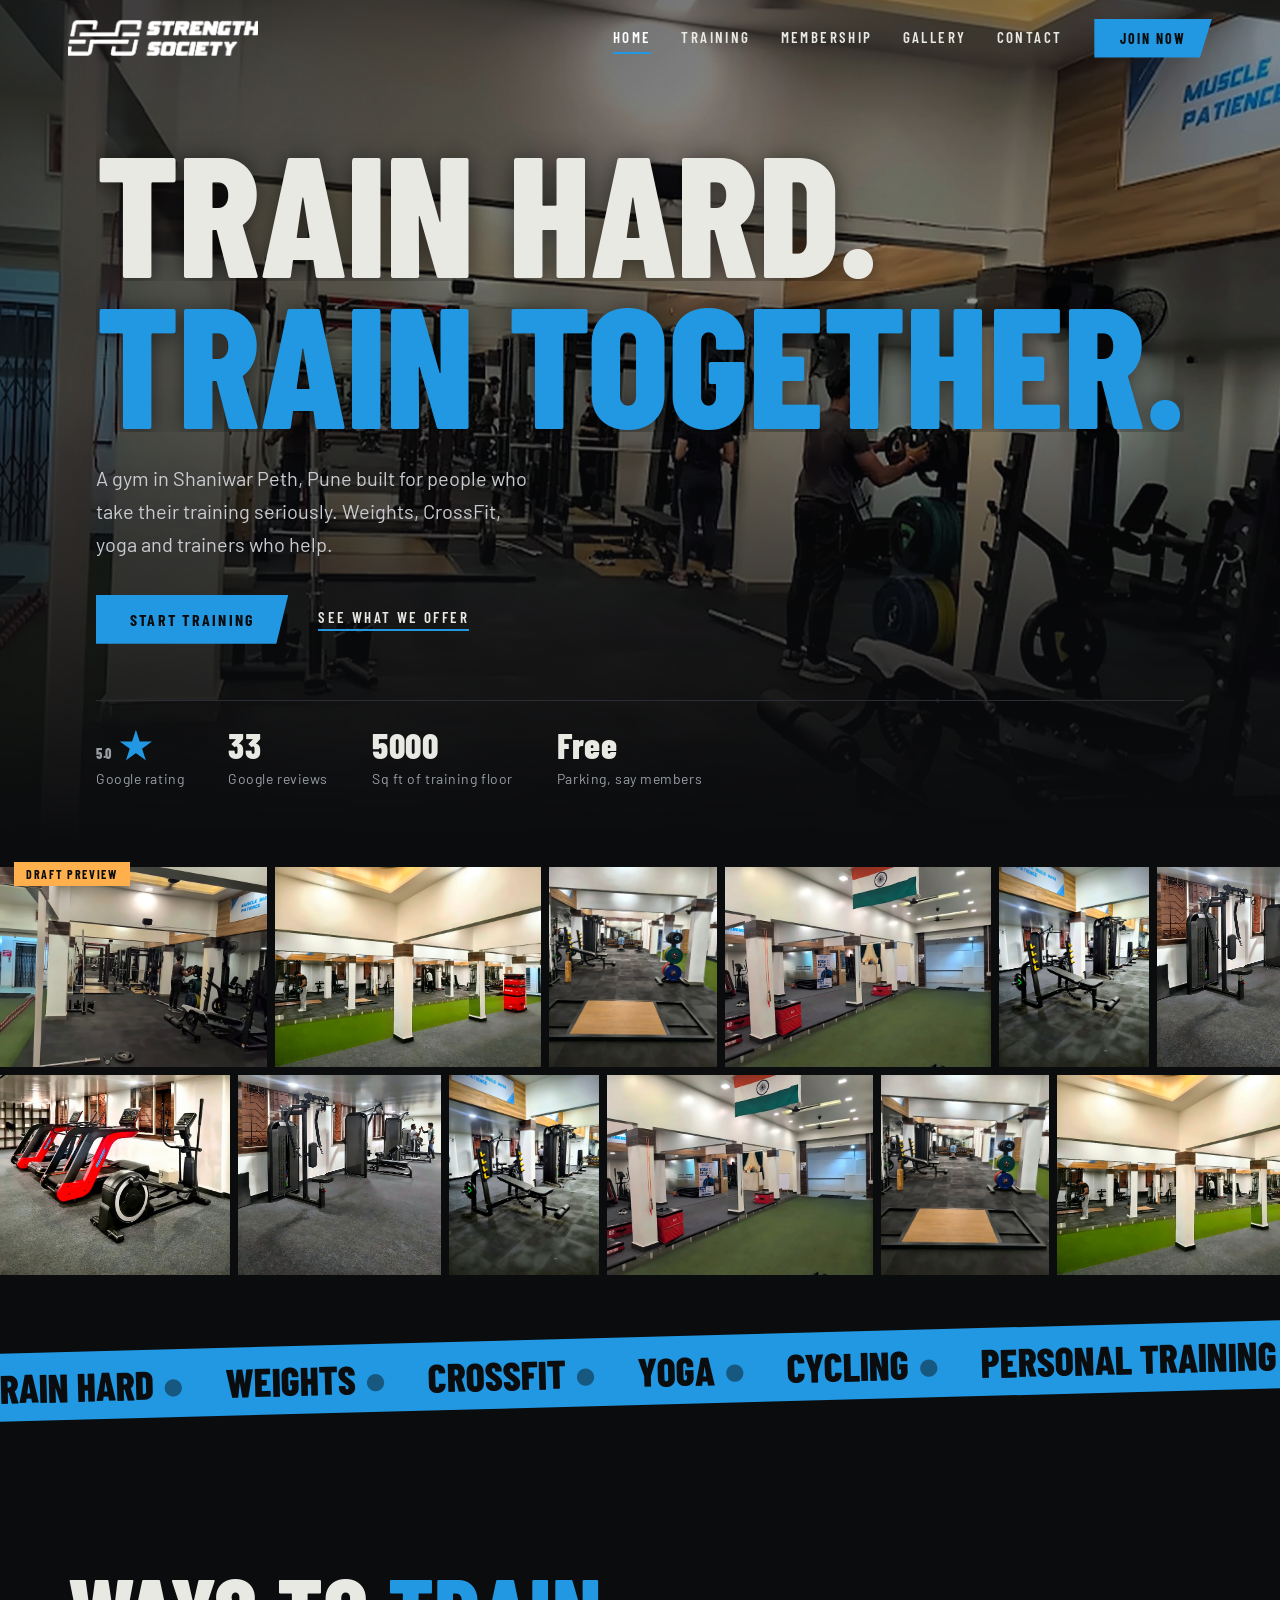
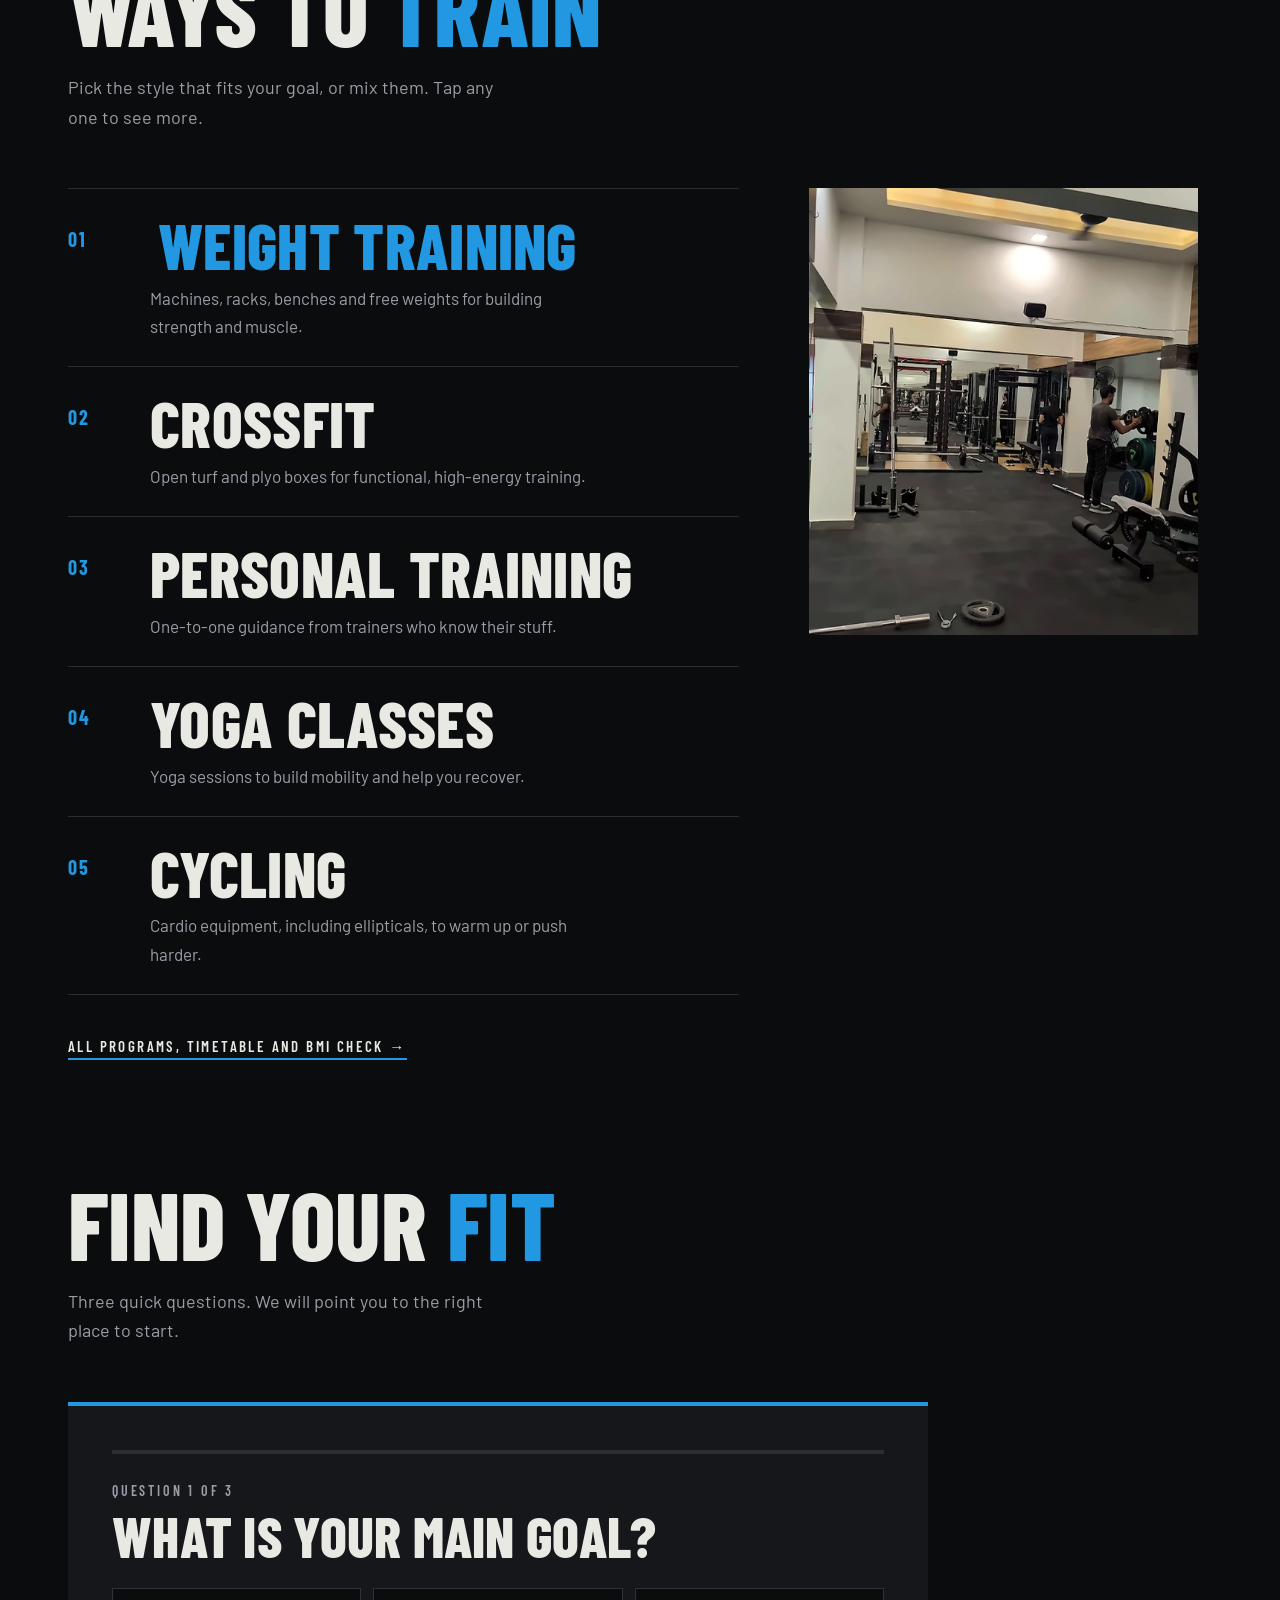
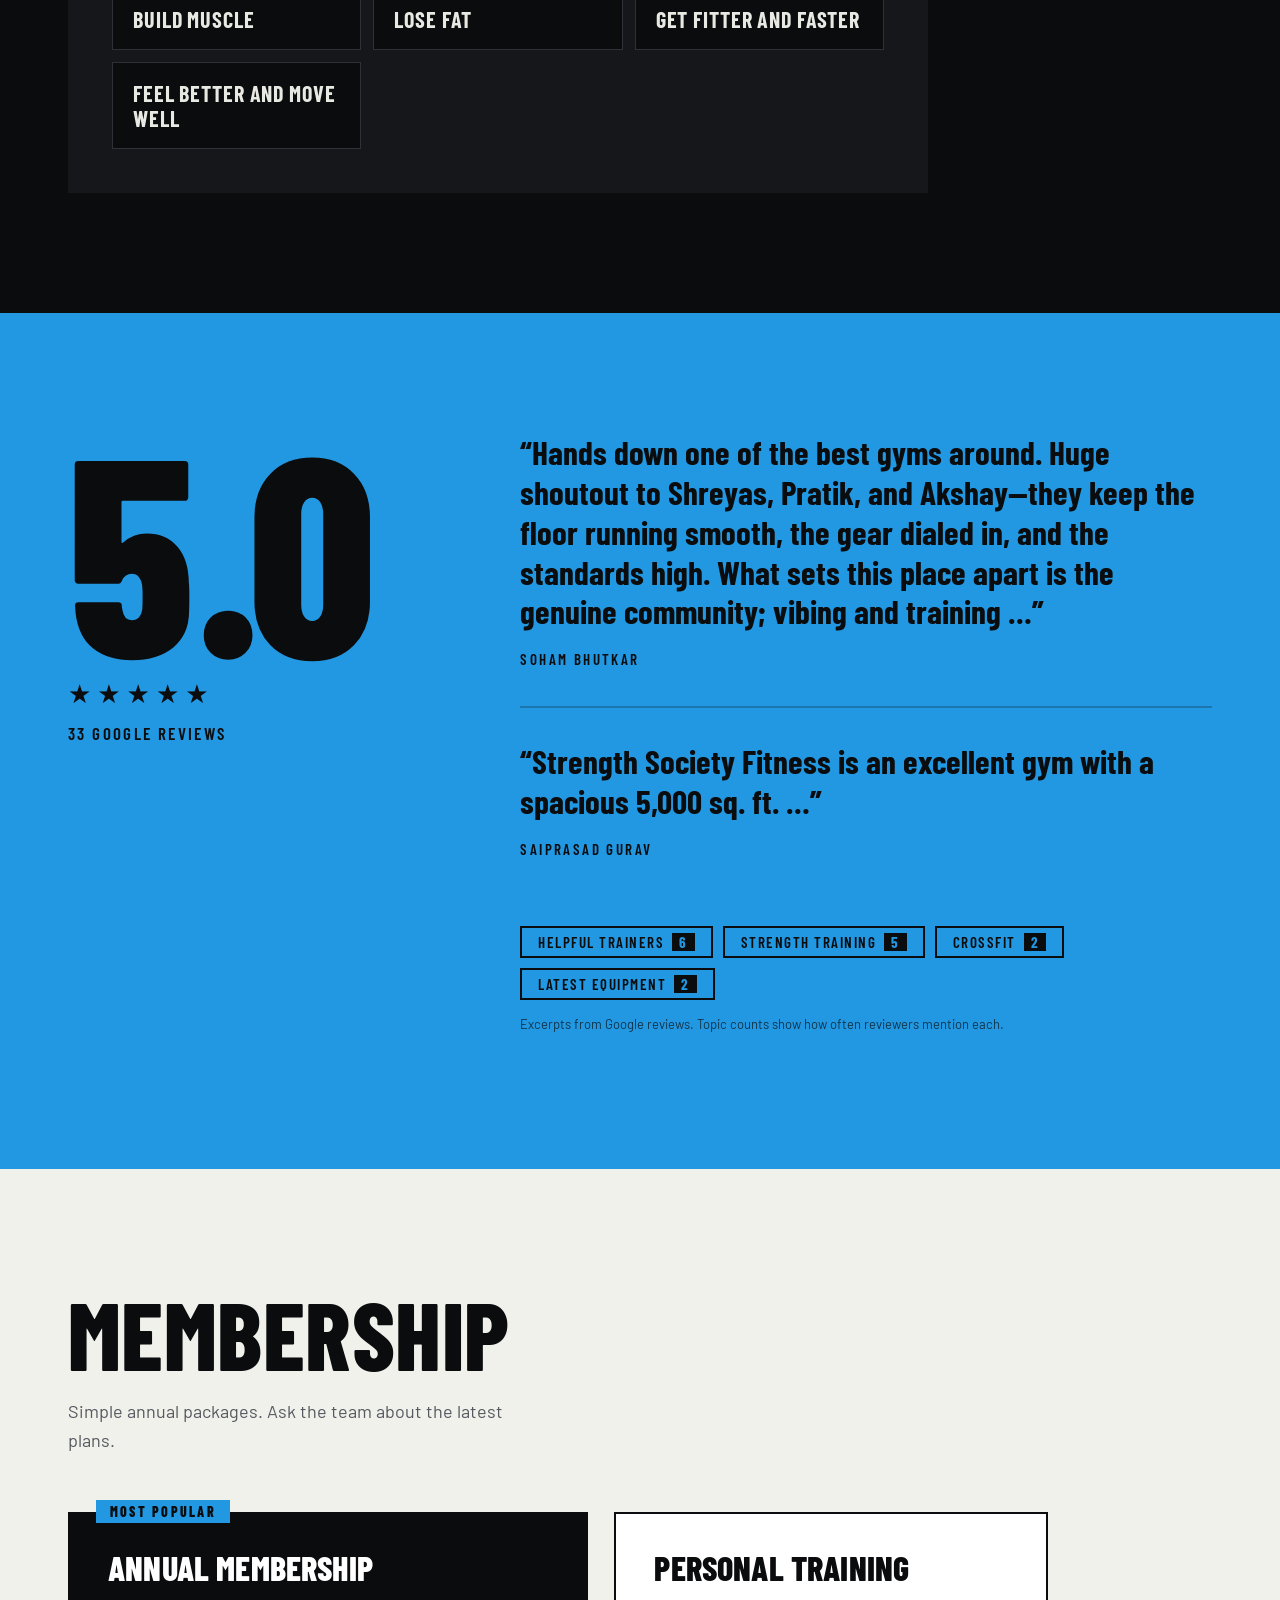
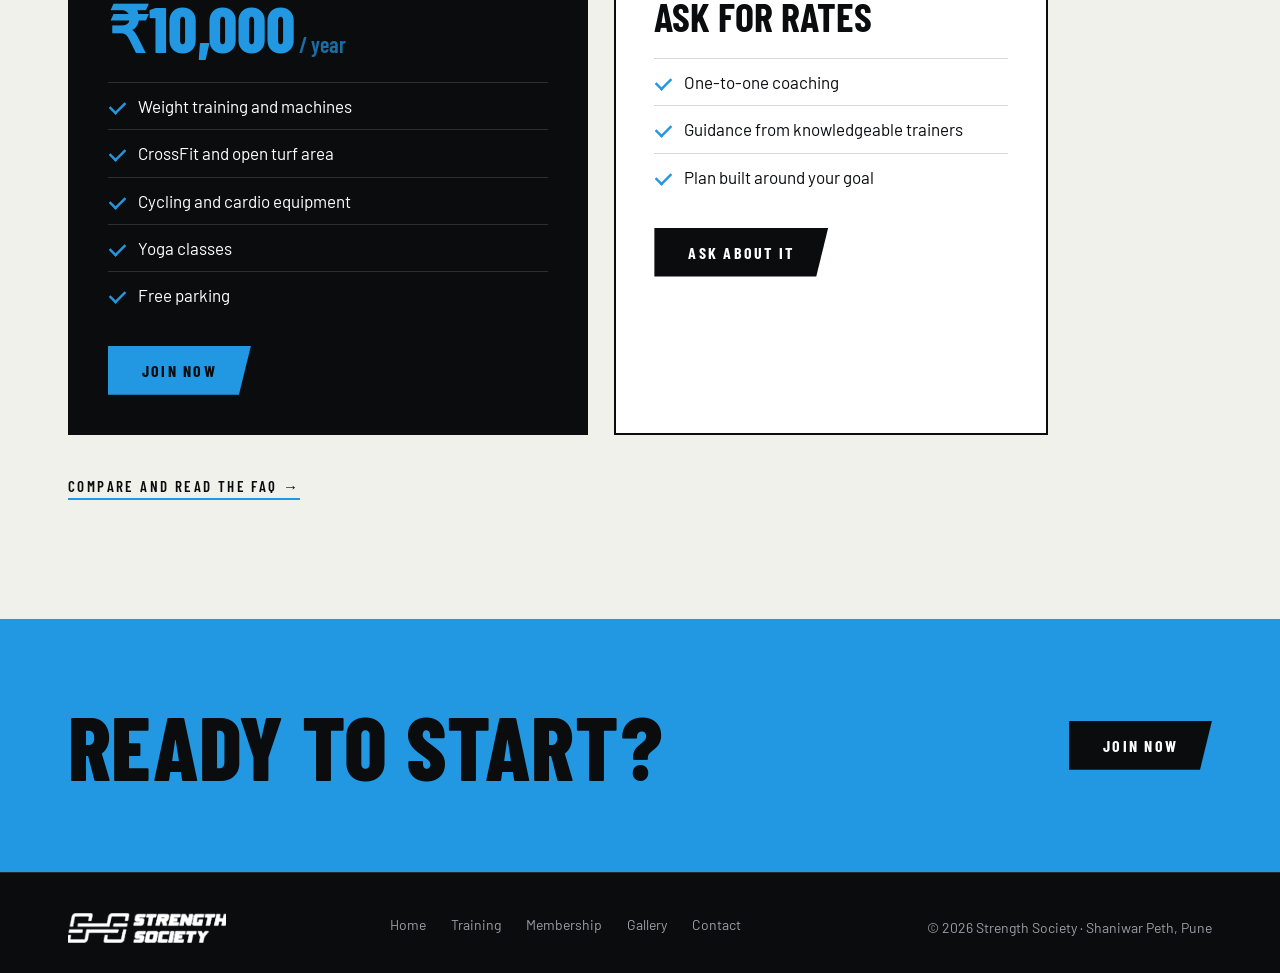
<file: index.html>
<!doctype html><html><head><meta charset=utf8><meta name=viewport content="width=device-width,initial-scale=1,viewport-fit=cover"><style>:root{color-scheme:light;box-sizing:border-box;padding-top:env(safe-area-inset-top,0px);padding-bottom:env(safe-area-inset-bottom,0px)}html{scroll-padding-top:env(safe-area-inset-top,0px)}body{margin:0;padding:0;font:14px -apple-system,BlinkMacSystemFont,sans-serif;background:#fff;color:#000}img{max-width:100%}[hidden]:not([hidden=until-found i]){display:none!important}</style></head><body>
<title>Strength Society | Gym in Shaniwar Peth, Pune</title>
<meta name="description" content="Strength Society is a gym in Shaniwar Peth, Pune with weight training, CrossFit, personal training, yoga classes and cycling.">
<link href="https://fonts.googleapis.com/css2?family=Barlow+Condensed:wght@600;700;800&family=Barlow:wght@400;500;600&display=swap" rel="stylesheet">
<script>document.documentElement.className="js"</script>
<script type="application/ld+json">{"@context":"https://schema.org","@type":"ExerciseGym","name":"Strength Society","address":{"@type":"PostalAddress","streetAddress":"DSK Chintamani, Kishore Bhadbhade Path, Shaniwar Peth","addressLocality":"Pune","addressRegion":"Maharashtra","postalCode":"411030","addressCountry":"IN"},"aggregateRating":{"@type":"AggregateRating","ratingValue":"5.0","reviewCount":"33"}}</script>
<link rel="stylesheet" href="style.css">
<div id="pgp"></div>
<header id="hd"><div class="w"><a class="logo" href="index.html"><img src="img/logo.png" alt="Strength Society" height="36"></a>
<nav id="nv"><a href="index.html" aria-current="page">Home</a><a href="training.html">Training</a><a href="membership.html">Membership</a><a href="gallery.html">Gallery</a><a href="contact.html">Contact</a></nav>
<a class="bt sm" href="contact.html#join">Join now</a><button class="mn" id="mn" aria-label="Menu"><i></i><i></i></button></div></header>
<main>
<div class="hero" id="top"><div class="hb" id="hb"></div><div class="w">
<h1><span><i>Train hard.</i></span><span><i>Train together.</i></span></h1>
<p>A gym in Shaniwar Peth, Pune built for people who take their training seriously. Weights, CrossFit, yoga and trainers who help.</p>
<div class="cta"><a class="bt" href="contact.html#join">Start training</a><a class="ln" href="training.html">See what we offer</a></div>
<div class="facts"><div><b><span data-c="5" data-d="1">5.0</span> <em>★</em></b><span>Google rating</span></div><div><b data-c="33">33</b><span>Google reviews</span></div><div><b data-c="5000">5,000</b><span>Sq ft of training floor</span></div><div><b>Free</b><span>Parking, say members</span></div></div></div></div>
<div class="strip" aria-hidden="true"><div id="st"></div><div id="st2" class="rev"></div></div>
<div class="bdw"><div class="bd" aria-hidden="true"><div id="bd"></div></div></div>

<section id="train"><div class="w"><div class="sh rv"><h2>Ways to <em>train</em></h2><p>Pick the style that fits your goal, or mix them. Tap any one to see more.</p></div>
<div class="pg"><div id="pr"></div><div class="pvw"><div class="pv" id="pv"></div></div></div>
<div class="lnk rv"><a class="ln" href="training.html">All programs, timetable and BMI check →</a></div></div></section>

<section class="sec-t"><div class="w"><div class="sh rv"><h2>Find your <em>fit</em></h2><p>Three quick questions. We will point you to the right place to start.</p></div>
<div class="qz rv" id="qz"></div></div></section>

<section id="reviews" class="rvw"><div class="w"><div class="rg"><div class="rv"><div class="big">5.0</div><div class="stars">★★★★★</div><small>33 Google reviews</small></div>
<div><div id="rq"></div><div class="tg"><span>Helpful trainers<b>6</b></span><span>Strength training<b>5</b></span><span>CrossFit<b>2</b></span><span>Latest equipment<b>2</b></span></div><p class="ex">Excerpts from Google reviews. Topic counts show how often reviewers mention each.</p></div></div></div></section>

<section class="bone"><div class="w"><div class="sh rv"><h2>Membership</h2><p>Simple annual packages. Ask the team about the latest plans.</p></div>
<div class="pl"><div class="pc hi rv"><h3>Annual membership</h3><div class="pr">₹10,000<small> / year</small></div><ul><li>Weight training and machines</li><li>CrossFit and open turf area</li><li>Cycling and cardio equipment</li><li>Yoga classes</li><li>Free parking</li></ul><a class="bt" href="contact.html#join">Join now</a></div>
<div class="pc rv"><h3>Personal training</h3><div class="ask">Ask for rates</div><ul><li>One-to-one coaching</li><li>Guidance from knowledgeable trainers</li><li>Plan built around your goal</li></ul><a class="bt" href="contact.html#join" style="background:#0B0C0E;color:#fff">Ask about it</a></div></div>
<div class="lnk rv"><a class="ln" href="membership.html" style="color:#0B0C0E">Compare and read the FAQ →</a></div></div></section>

<div class="cb"><div class="w"><h2>Ready to start?</h2><a class="bt" href="contact.html#join">Join now</a></div></div>
</main>
<footer><div class="w"><img src="img/logo.png" alt="Strength Society"><span><a href="index.html" style="display:inline-block;margin:0 22px 6px 0;text-decoration:none">Home</a> <a href="training.html" style="display:inline-block;margin:0 22px 6px 0;text-decoration:none">Training</a> <a href="membership.html" style="display:inline-block;margin:0 22px 6px 0;text-decoration:none">Membership</a> <a href="gallery.html" style="display:inline-block;margin:0 22px 6px 0;text-decoration:none">Gallery</a> <a href="contact.html" style="display:inline-block;margin:0 22px 6px 0;text-decoration:none">Contact</a></span><span>© 2026 Strength Society · Shaniwar Peth, Pune</span></div></footer>
<div class="mb"><a id="mdir" target="_blank" rel="noopener">Directions</a><a href="contact.html#join">Join now</a></div>
<a class="bt fj" id="fj" href="contact.html#join">Join now</a>
<div class="dr" id="dr">Draft preview</div>
<script src="app.js"></script>

</body></html>
</file>
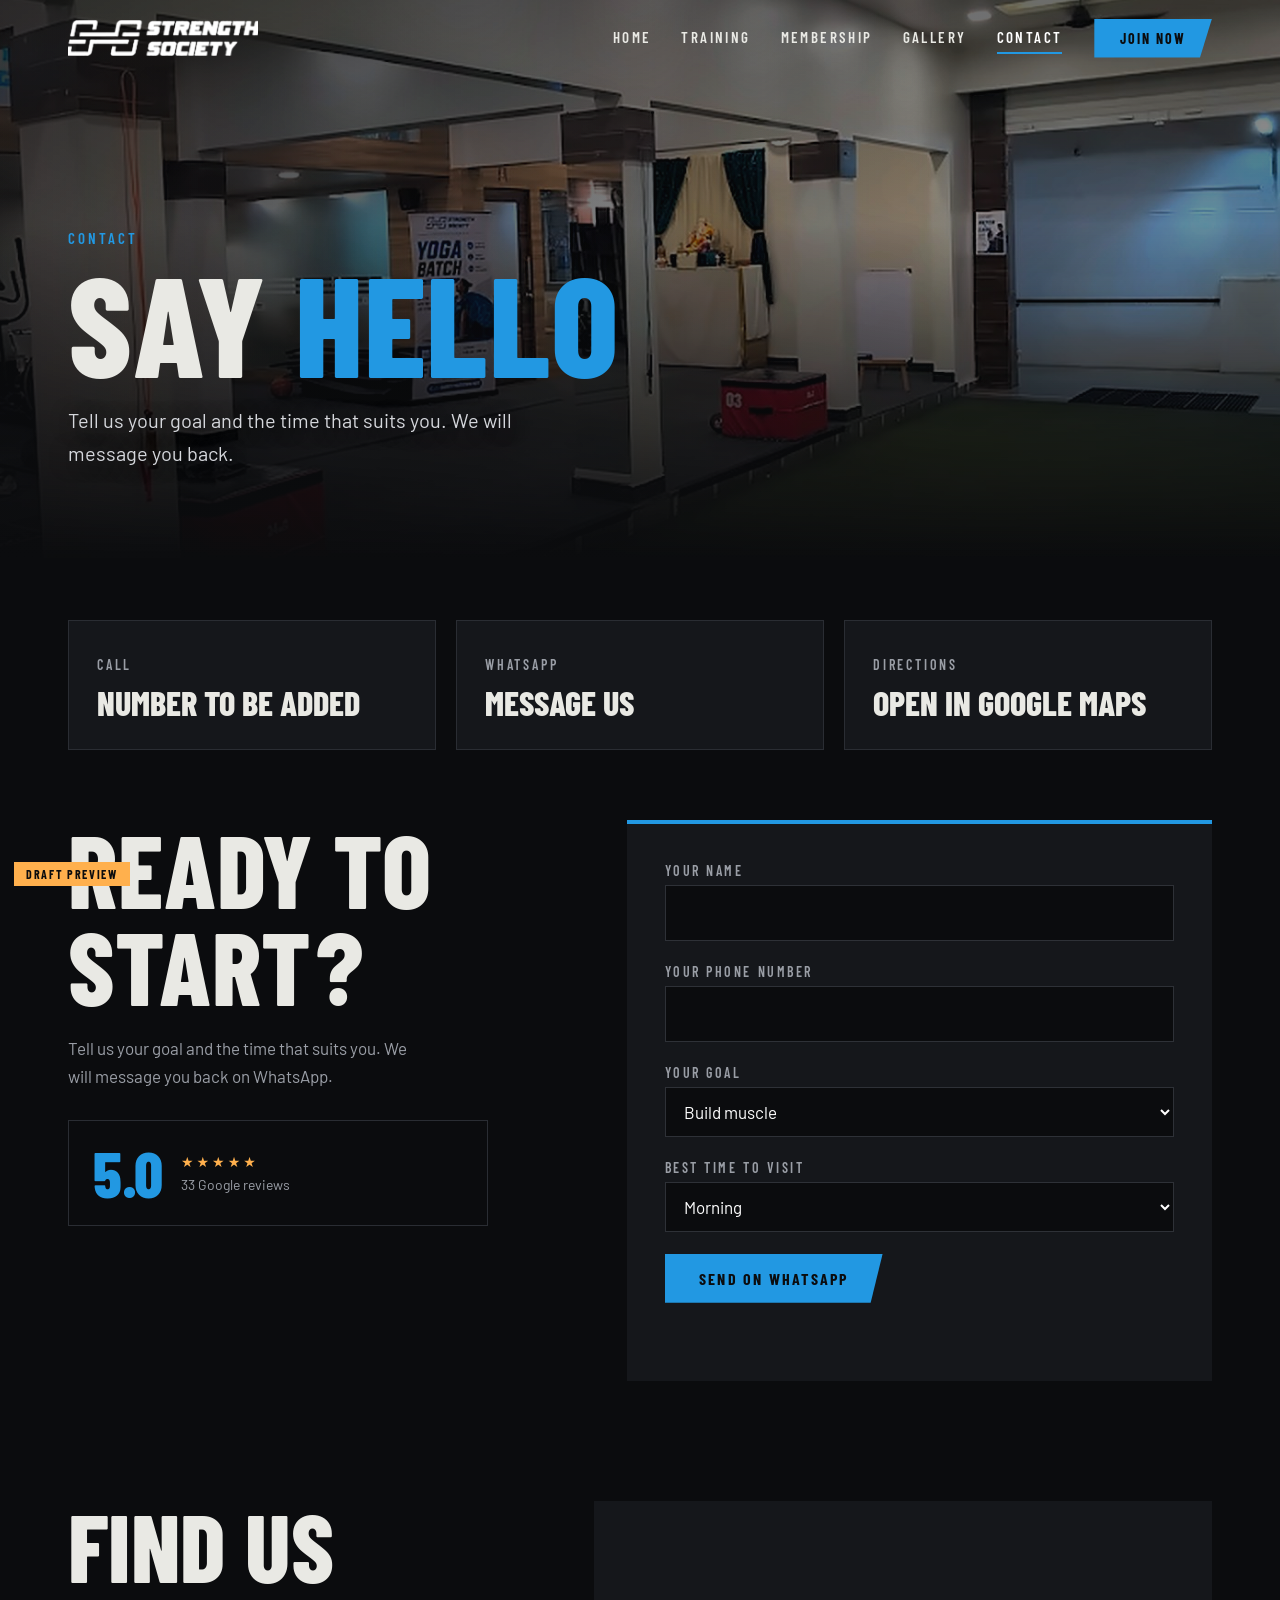
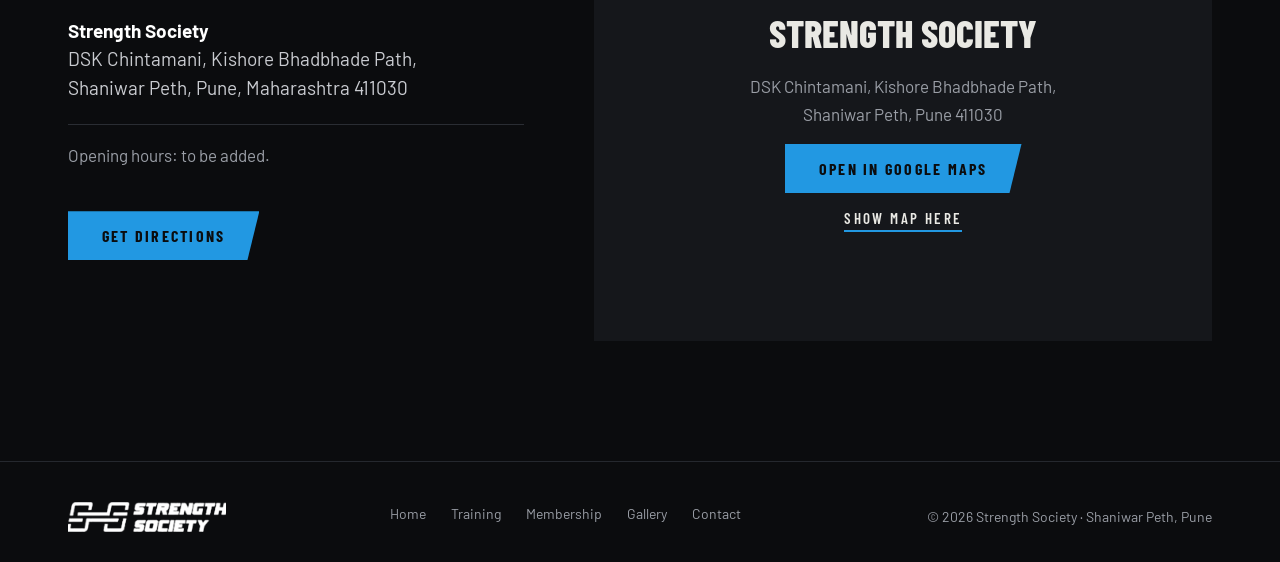
<file: contact.html>
<!DOCTYPE html>
<html lang="en"><head><meta charset="utf-8">
<meta name="theme-color" content="#0B0C0E">
<meta name="viewport" content="width=device-width, initial-scale=1, viewport-fit=cover">
<title>Contact | Strength Society, Pune</title>
<meta name="description" content="Join Strength Society or ask a question. DSK Chintamani, Kishore Bhadbhade Path, Shaniwar Peth, Pune 411030.">
<link href="https://fonts.googleapis.com/css2?family=Barlow+Condensed:wght@600;700;800&family=Barlow:wght@400;500;600&display=swap" rel="stylesheet">
<script>document.documentElement.className="js"</script>
<link rel="stylesheet" href="style.css">
</head><body>
<div id="pgp"></div>
<header id="hd"><div class="w"><a class="logo" href="index.html"><img src="img/logo.png" alt="Strength Society" height="36"></a>
<nav id="nv"><a href="index.html">Home</a><a href="training.html">Training</a><a href="membership.html">Membership</a><a href="gallery.html">Gallery</a><a href="contact.html" aria-current="page">Contact</a></nav>
<a class="bt sm" href="contact.html#join">Join now</a><button class="mn" id="mn" aria-label="Menu"><i></i><i></i></button></div></header>
<main>
<div class="ph"><div class="pb" style="background-image:url(img/wide.jpg)"></div><div class="w"><span class="crumb">Contact</span><h1>Say <em>hello</em></h1><p>Tell us your goal and the time that suits you. We will message you back.</p></div></div>
<section style="padding-top:60px"><div class="w">
<div class="ct rv"><div><small>Call</small><b>Number to be added</b></div><a id="wa" href="#join"><small>WhatsApp</small><b>Message us</b></a><a id="dir3" target="_blank" rel="noopener"><small>Directions</small><b>Open in Google Maps</b></a></div>
<div class="jn" id="join"><div class="rv"><h2>Ready to start?</h2><p>Tell us your goal and the time that suits you. We will message you back on WhatsApp.</p>
<div class="gr5"><b>5.0</b><div><span class="s">★★★★★</span><span>33 Google reviews</span></div></div></div>
<form id="fm" class="rv" novalidate>
<label for="nm">Your name</label><input id="nm" autocomplete="name">
<label for="ph">Your phone number</label><input id="ph" type="tel" autocomplete="tel">
<label for="gl">Your goal</label><select id="gl"><option>Build muscle</option><option>Lose fat</option><option>CrossFit</option><option>Yoga</option><option>Personal training</option><option>Not sure yet</option></select>
<label for="tm">Best time to visit</label><select id="tm"><option>Morning</option><option>Afternoon</option><option>Evening</option></select>
<button class="bt" type="submit">Send on WhatsApp</button><p id="msg" role="alert"></p></form></div></div></section>

<section id="visit" style="padding-top:0"><div class="w vs"><div class="rv"><div class="sh" style="margin-bottom:26px"><h2>Find us</h2></div>
<address><b>Strength Society</b><br>DSK Chintamani, Kishore Bhadbhade Path,<br>Shaniwar Peth, Pune, Maharashtra 411030</address>
<div class="hrs" id="hrs"></div><a class="bt" id="dir" target="_blank" rel="noopener">Get directions</a></div>
<div class="map rv" id="mapbox"><div class="mc"><b>Strength Society</b><span>DSK Chintamani, Kishore Bhadbhade Path,<br>Shaniwar Peth, Pune 411030</span><a class="bt" id="dir2" target="_blank" rel="noopener">Open in Google Maps</a><button type="button" class="ln" id="shm">Show map here</button></div></div></div></section>
</main>
<footer><div class="w"><img src="img/logo.png" alt="Strength Society"><span><a href="index.html" style="display:inline-block;margin:0 22px 6px 0;text-decoration:none">Home</a> <a href="training.html" style="display:inline-block;margin:0 22px 6px 0;text-decoration:none">Training</a> <a href="membership.html" style="display:inline-block;margin:0 22px 6px 0;text-decoration:none">Membership</a> <a href="gallery.html" style="display:inline-block;margin:0 22px 6px 0;text-decoration:none">Gallery</a> <a href="contact.html" style="display:inline-block;margin:0 22px 6px 0;text-decoration:none">Contact</a></span><span>© 2026 Strength Society · Shaniwar Peth, Pune</span></div></footer>
<div class="mb"><a id="mdir" target="_blank" rel="noopener">Directions</a><a href="contact.html#join">Join now</a></div>
<a class="bt fj" id="fj" href="contact.html#join">Join now</a>
<div class="dr" id="dr">Draft preview</div>
<script src="app.js"></script>
</body></html>
</file>
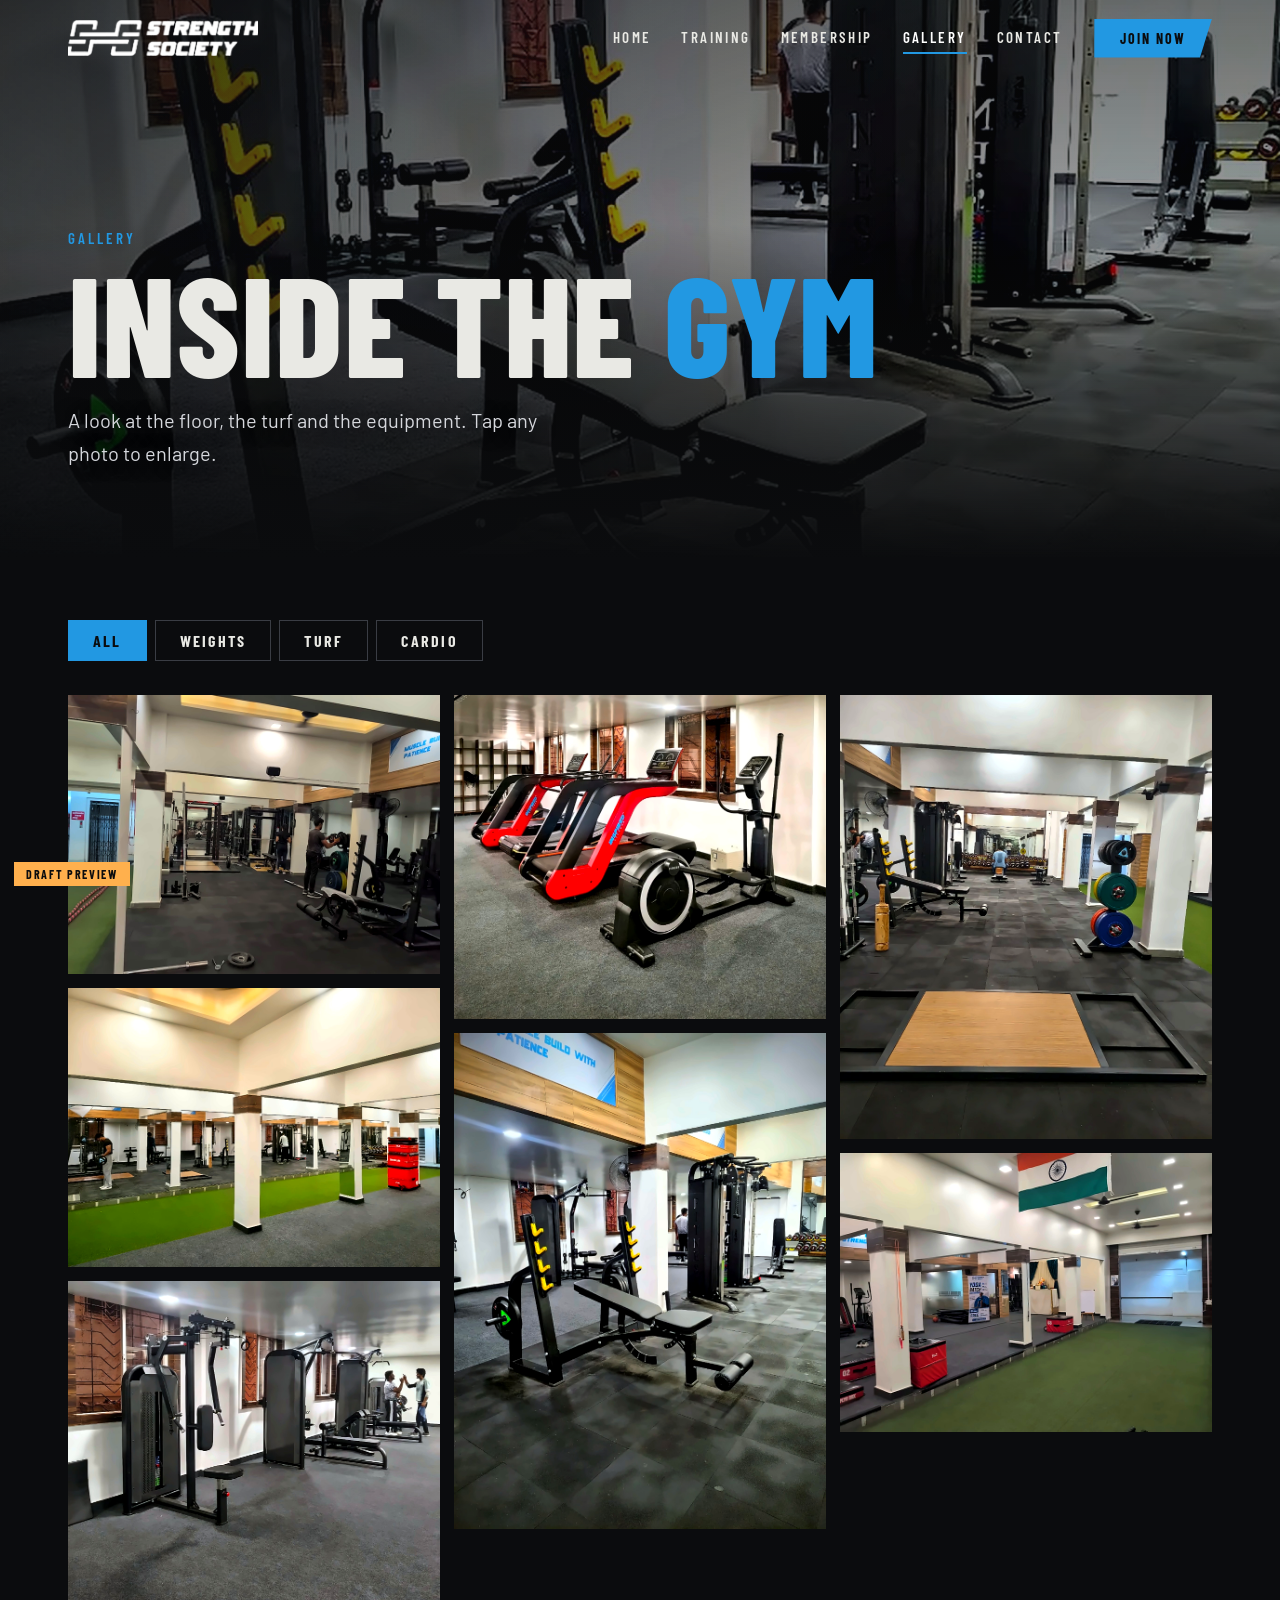
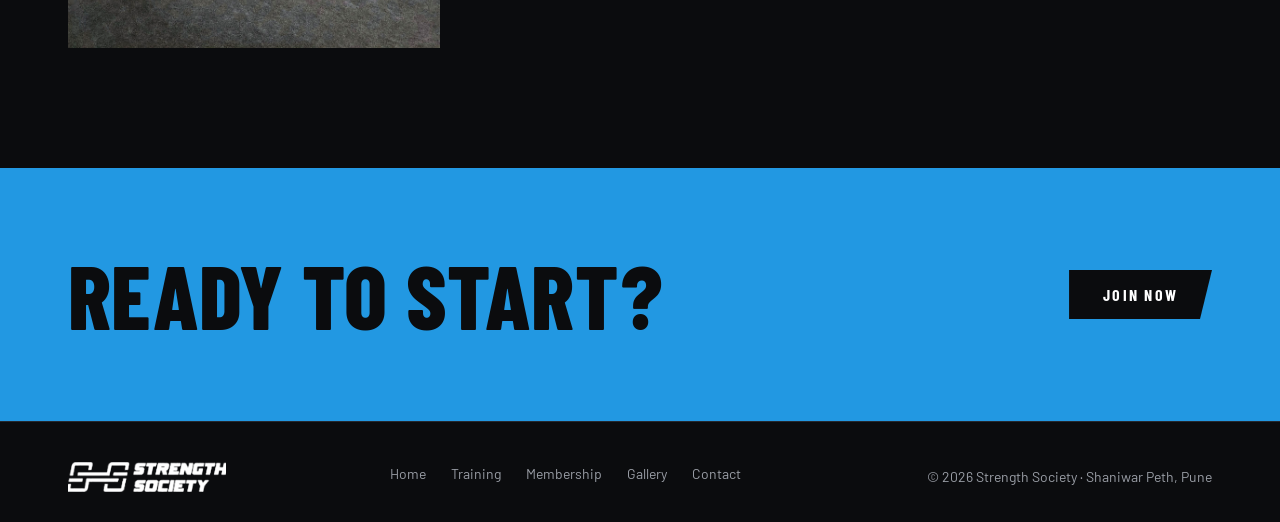
<file: gallery.html>
<!DOCTYPE html>
<html lang="en"><head><meta charset="utf-8">
<meta name="theme-color" content="#0B0C0E">
<meta name="viewport" content="width=device-width, initial-scale=1, viewport-fit=cover">
<title>Gallery | Strength Society, Pune</title>
<meta name="description" content="Photos of the training floor, turf, machines and cardio area at Strength Society in Shaniwar Peth, Pune.">
<link href="https://fonts.googleapis.com/css2?family=Barlow+Condensed:wght@600;700;800&family=Barlow:wght@400;500;600&display=swap" rel="stylesheet">
<script>document.documentElement.className="js"</script>
<link rel="stylesheet" href="style.css">
</head><body>
<div id="pgp"></div>
<header id="hd"><div class="w"><a class="logo" href="index.html"><img src="img/logo.png" alt="Strength Society" height="36"></a>
<nav id="nv"><a href="index.html">Home</a><a href="training.html">Training</a><a href="membership.html">Membership</a><a href="gallery.html" aria-current="page">Gallery</a><a href="contact.html">Contact</a></nav>
<a class="bt sm" href="contact.html#join">Join now</a><button class="mn" id="mn" aria-label="Menu"><i></i><i></i></button></div></header>
<main>
<div class="ph"><div class="pb" style="background-image:url(img/bench.jpg)"></div><div class="w"><span class="crumb">Gallery</span><h1>Inside the <em>gym</em></h1><p>A look at the floor, the turf and the equipment. Tap any photo to enlarge.</p></div></div>
<section style="padding-top:60px"><div class="w">
<div class="fil rv" role="group" aria-label="Filter photos"><button type="button" data-f="All" aria-pressed="true">All</button><button type="button" data-f="Weights" aria-pressed="false">Weights</button><button type="button" data-f="Turf" aria-pressed="false">Turf</button><button type="button" data-f="Cardio" aria-pressed="false">Cardio</button></div>
<div class="gl" id="gal"></div></div></section>
<div class="lb" id="lb" role="dialog" aria-label="Photo viewer"><button class="x" aria-label="Close">×</button><button class="pv2" aria-label="Previous">‹</button><img alt=""><button class="nx" aria-label="Next">›</button><small></small></div>
<div class="cb"><div class="w"><h2>Ready to start?</h2><a class="bt" href="contact.html#join">Join now</a></div></div>
</main>
<footer><div class="w"><img src="img/logo.png" alt="Strength Society"><span><a href="index.html" style="display:inline-block;margin:0 22px 6px 0;text-decoration:none">Home</a> <a href="training.html" style="display:inline-block;margin:0 22px 6px 0;text-decoration:none">Training</a> <a href="membership.html" style="display:inline-block;margin:0 22px 6px 0;text-decoration:none">Membership</a> <a href="gallery.html" style="display:inline-block;margin:0 22px 6px 0;text-decoration:none">Gallery</a> <a href="contact.html" style="display:inline-block;margin:0 22px 6px 0;text-decoration:none">Contact</a></span><span>© 2026 Strength Society · Shaniwar Peth, Pune</span></div></footer>
<div class="mb"><a id="mdir" target="_blank" rel="noopener">Directions</a><a href="contact.html#join">Join now</a></div>
<a class="bt fj" id="fj" href="contact.html#join">Join now</a>
<div class="dr" id="dr">Draft preview</div>
<script src="app.js"></script>
</body></html>
</file>
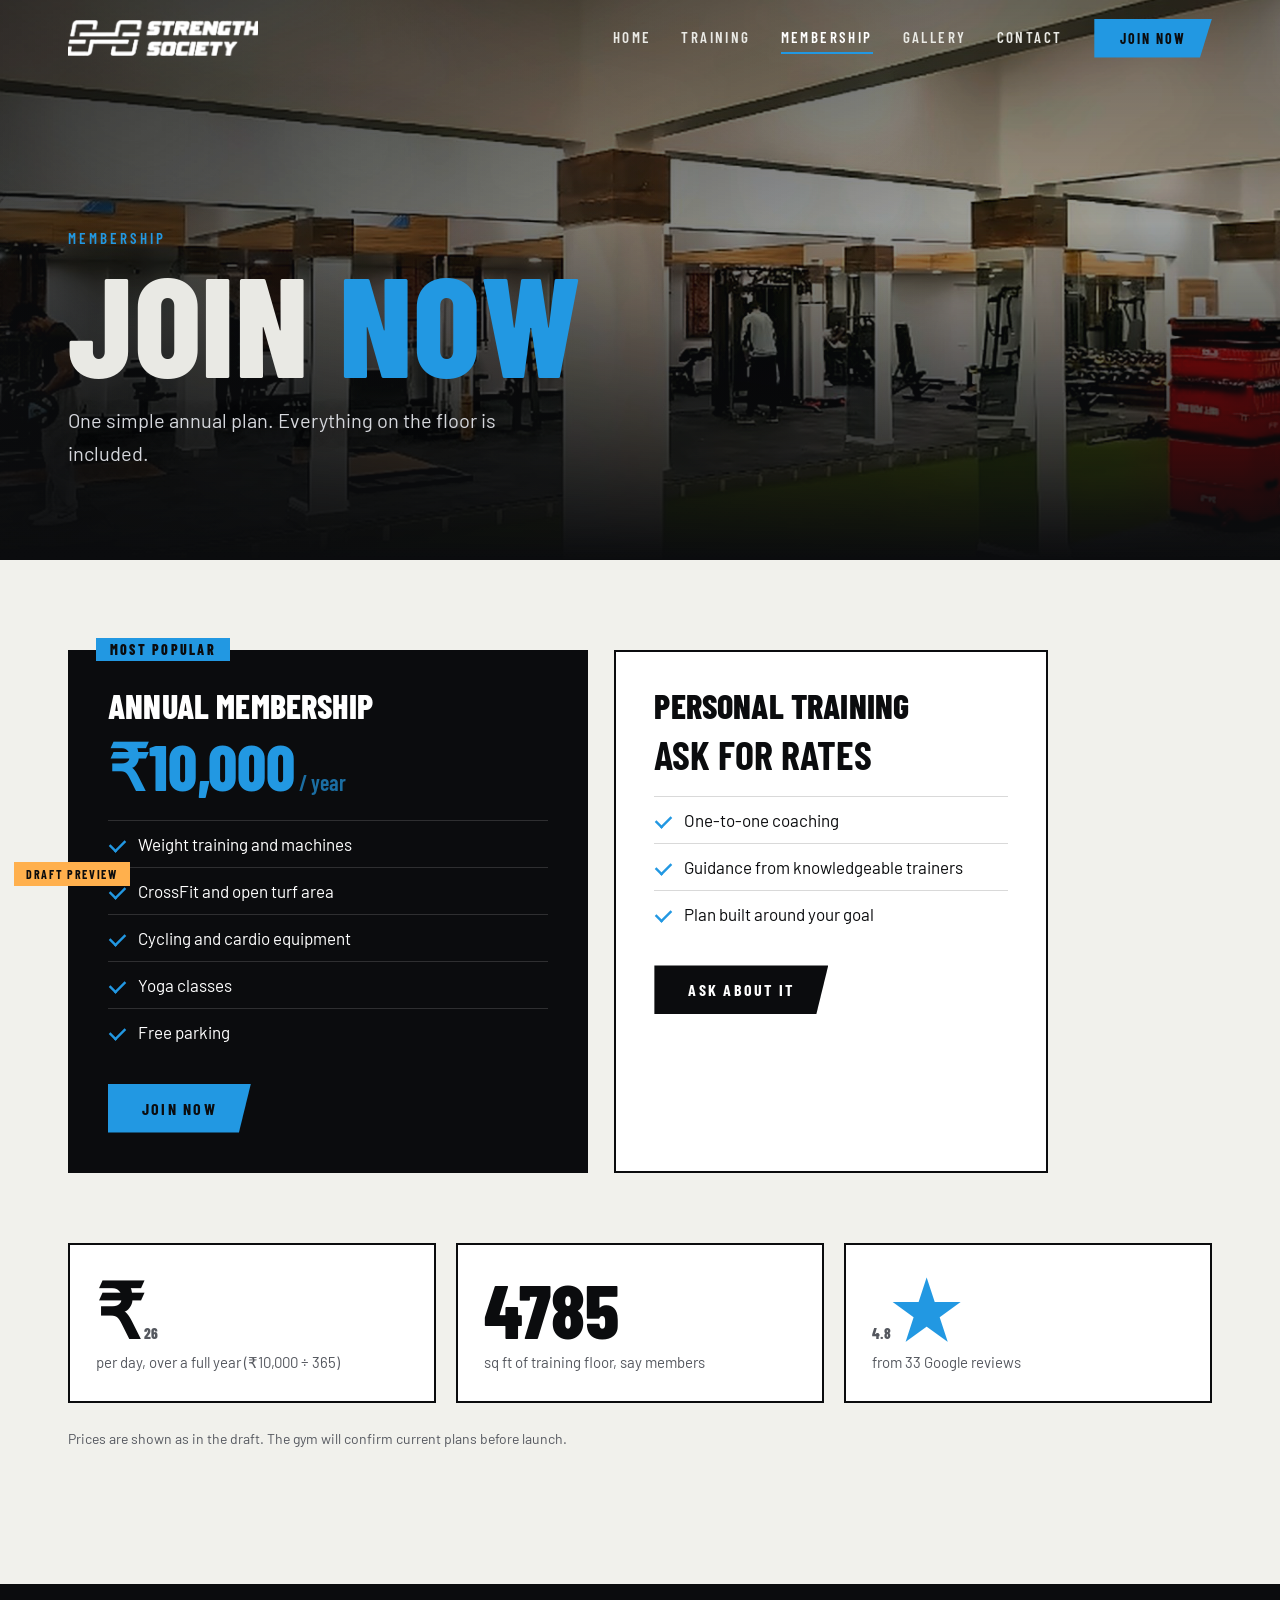
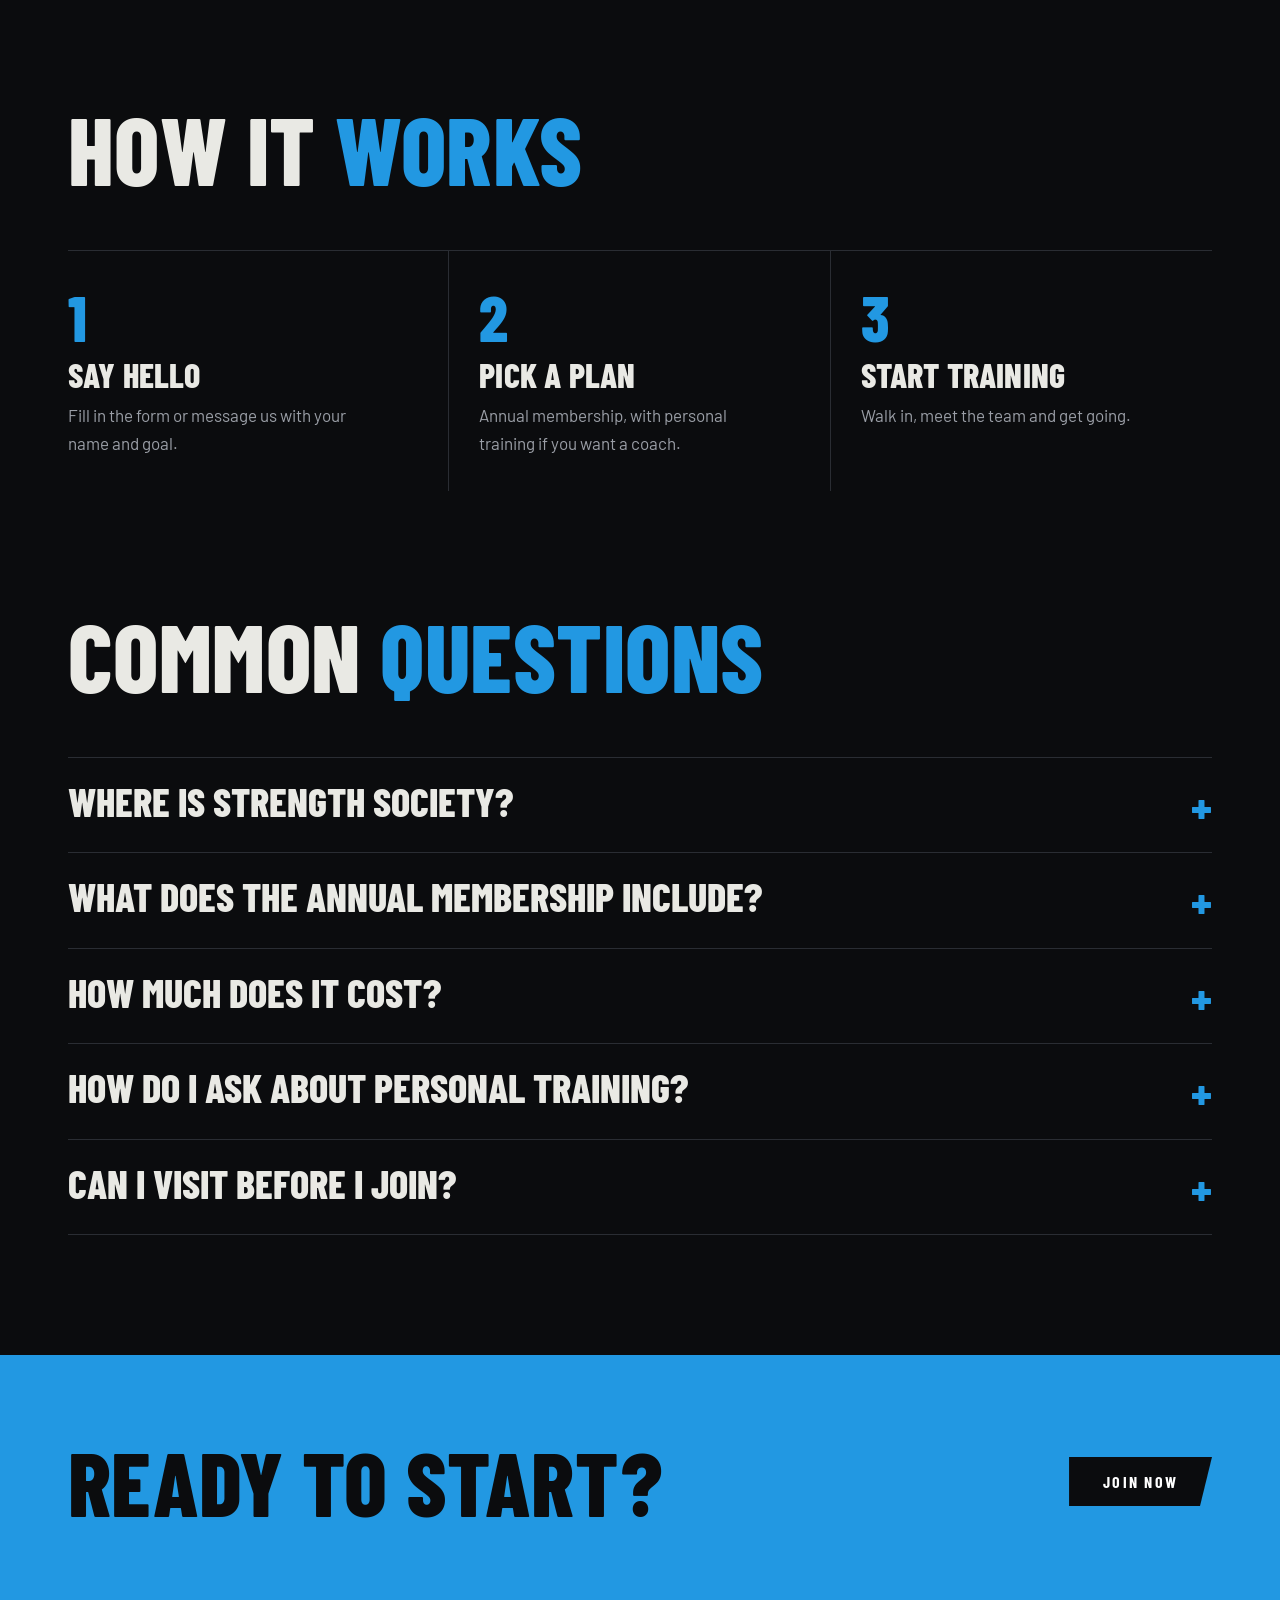
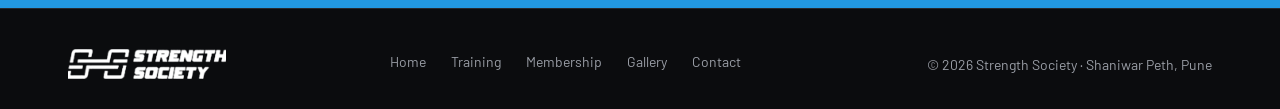
<file: membership.html>
<!DOCTYPE html>
<html lang="en"><head><meta charset="utf-8">
<meta name="theme-color" content="#0B0C0E">
<meta name="viewport" content="width=device-width, initial-scale=1, viewport-fit=cover">
<title>Membership | Strength Society, Pune</title>
<meta name="description" content="Annual membership at Strength Society in Shaniwar Peth, Pune: weights, CrossFit, cardio, yoga and free parking.">
<link href="https://fonts.googleapis.com/css2?family=Barlow+Condensed:wght@600;700;800&family=Barlow:wght@400;500;600&display=swap" rel="stylesheet">
<script>document.documentElement.className="js"</script>
<link rel="stylesheet" href="style.css">
</head><body>
<div id="pgp"></div>
<header id="hd"><div class="w"><a class="logo" href="index.html"><img src="img/logo.png" alt="Strength Society" height="36"></a>
<nav id="nv"><a href="index.html">Home</a><a href="training.html">Training</a><a href="membership.html" aria-current="page">Membership</a><a href="gallery.html">Gallery</a><a href="contact.html">Contact</a></nav>
<a class="bt sm" href="contact.html#join">Join now</a><button class="mn" id="mn" aria-label="Menu"><i></i><i></i></button></div></header>
<main>
<div class="ph"><div class="pb" style="background-image:url(img/turf1.jpg)"></div><div class="w"><span class="crumb">Membership</span><h1>Join <em>now</em></h1><p>One simple annual plan. Everything on the floor is included.</p></div></div>
<section class="bone" style="padding-top:90px"><div class="w">
<div class="pl"><div class="pc hi rv"><h3>Annual membership</h3><div class="pr">₹10,000<small> / year</small></div><ul><li>Weight training and machines</li><li>CrossFit and open turf area</li><li>Cycling and cardio equipment</li><li>Yoga classes</li><li>Free parking</li></ul><a class="bt" href="contact.html#join">Join now</a></div>
<div class="pc rv"><h3>Personal training</h3><div class="ask">Ask for rates</div><ul><li>One-to-one coaching</li><li>Guidance from knowledgeable trainers</li><li>Plan built around your goal</li></ul><a class="bt" href="contact.html#join" style="background:#0B0C0E;color:#fff">Ask about it</a></div></div>
<div class="cpd"><div class="rv"><b>₹<span data-c="27">27</span></b><span>per day, over a full year (₹10,000 ÷ 365)</span></div><div class="rv"><b data-c="5000">5,000</b><span>sq ft of training floor, say members</span></div><div class="rv"><b><span data-c="5" data-d="1">5.0</span><em>★</em></b><span>from 33 Google reviews</span></div></div>
<p class="nt">Prices are shown as in the draft. The gym will confirm current plans before launch.</p></div></section>

<section><div class="w"><div class="sh rv"><h2>How it <em>works</em></h2></div>
<div class="steps rv"><div><b>1</b><h3>Say hello</h3><p>Fill in the form or message us with your name and goal.</p></div><div><b>2</b><h3>Pick a plan</h3><p>Annual membership, with personal training if you want a coach.</p></div><div><b>3</b><h3>Start training</h3><p>Walk in, meet the team and get going.</p></div></div></div></section>

<section class="sec-t"><div class="w"><div class="sh rv"><h2>Common <em>questions</em></h2></div><div class="faq rv"><details><summary>Where is Strength Society?</summary><p>DSK Chintamani, Kishore Bhadbhade Path, Shaniwar Peth, Pune 411030. Parking is free, say members.</p></details><details><summary>What does the annual membership include?</summary><p>Weight training and machines, the CrossFit and open turf area, cycling and cardio equipment, yoga classes and free parking.</p></details><details><summary>How much does it cost?</summary><p>The annual membership is ₹10,000 a year. Ask the team about the latest plans.</p></details><details><summary>How do I ask about personal training?</summary><p>Send your name and number through the join form and pick Personal training as your goal. The team will share rates and timings.</p></details><details><summary>Can I visit before I join?</summary><p>Send your name and number through the form and the team will get back to you to arrange a visit.</p></details></div></div></section>

<div class="cb"><div class="w"><h2>Ready to start?</h2><a class="bt" href="contact.html#join">Join now</a></div></div>
</main>
<footer><div class="w"><img src="img/logo.png" alt="Strength Society"><span><a href="index.html" style="display:inline-block;margin:0 22px 6px 0;text-decoration:none">Home</a> <a href="training.html" style="display:inline-block;margin:0 22px 6px 0;text-decoration:none">Training</a> <a href="membership.html" style="display:inline-block;margin:0 22px 6px 0;text-decoration:none">Membership</a> <a href="gallery.html" style="display:inline-block;margin:0 22px 6px 0;text-decoration:none">Gallery</a> <a href="contact.html" style="display:inline-block;margin:0 22px 6px 0;text-decoration:none">Contact</a></span><span>© 2026 Strength Society · Shaniwar Peth, Pune</span></div></footer>
<div class="mb"><a id="mdir" target="_blank" rel="noopener">Directions</a><a href="contact.html#join">Join now</a></div>
<a class="bt fj" id="fj" href="contact.html#join">Join now</a>
<div class="dr" id="dr">Draft preview</div>
<script src="app.js"></script>
</body></html>
</file>
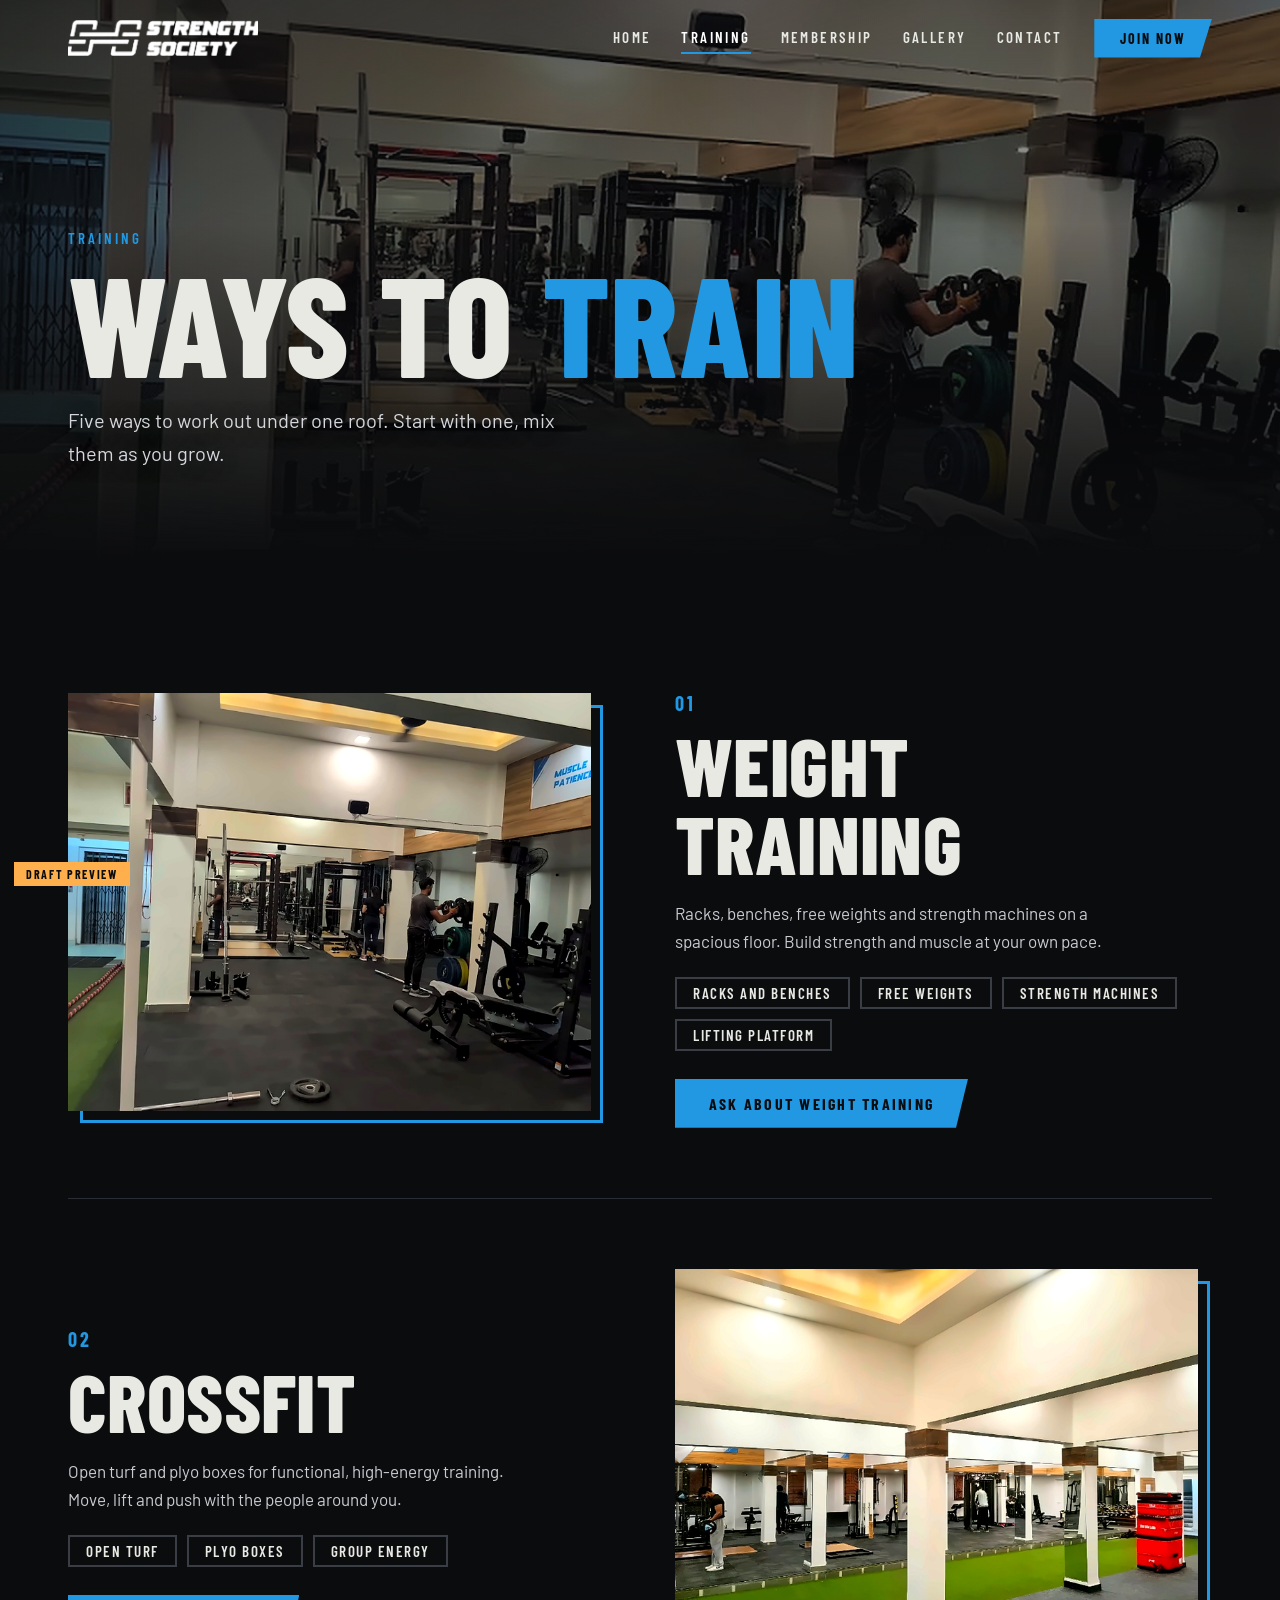
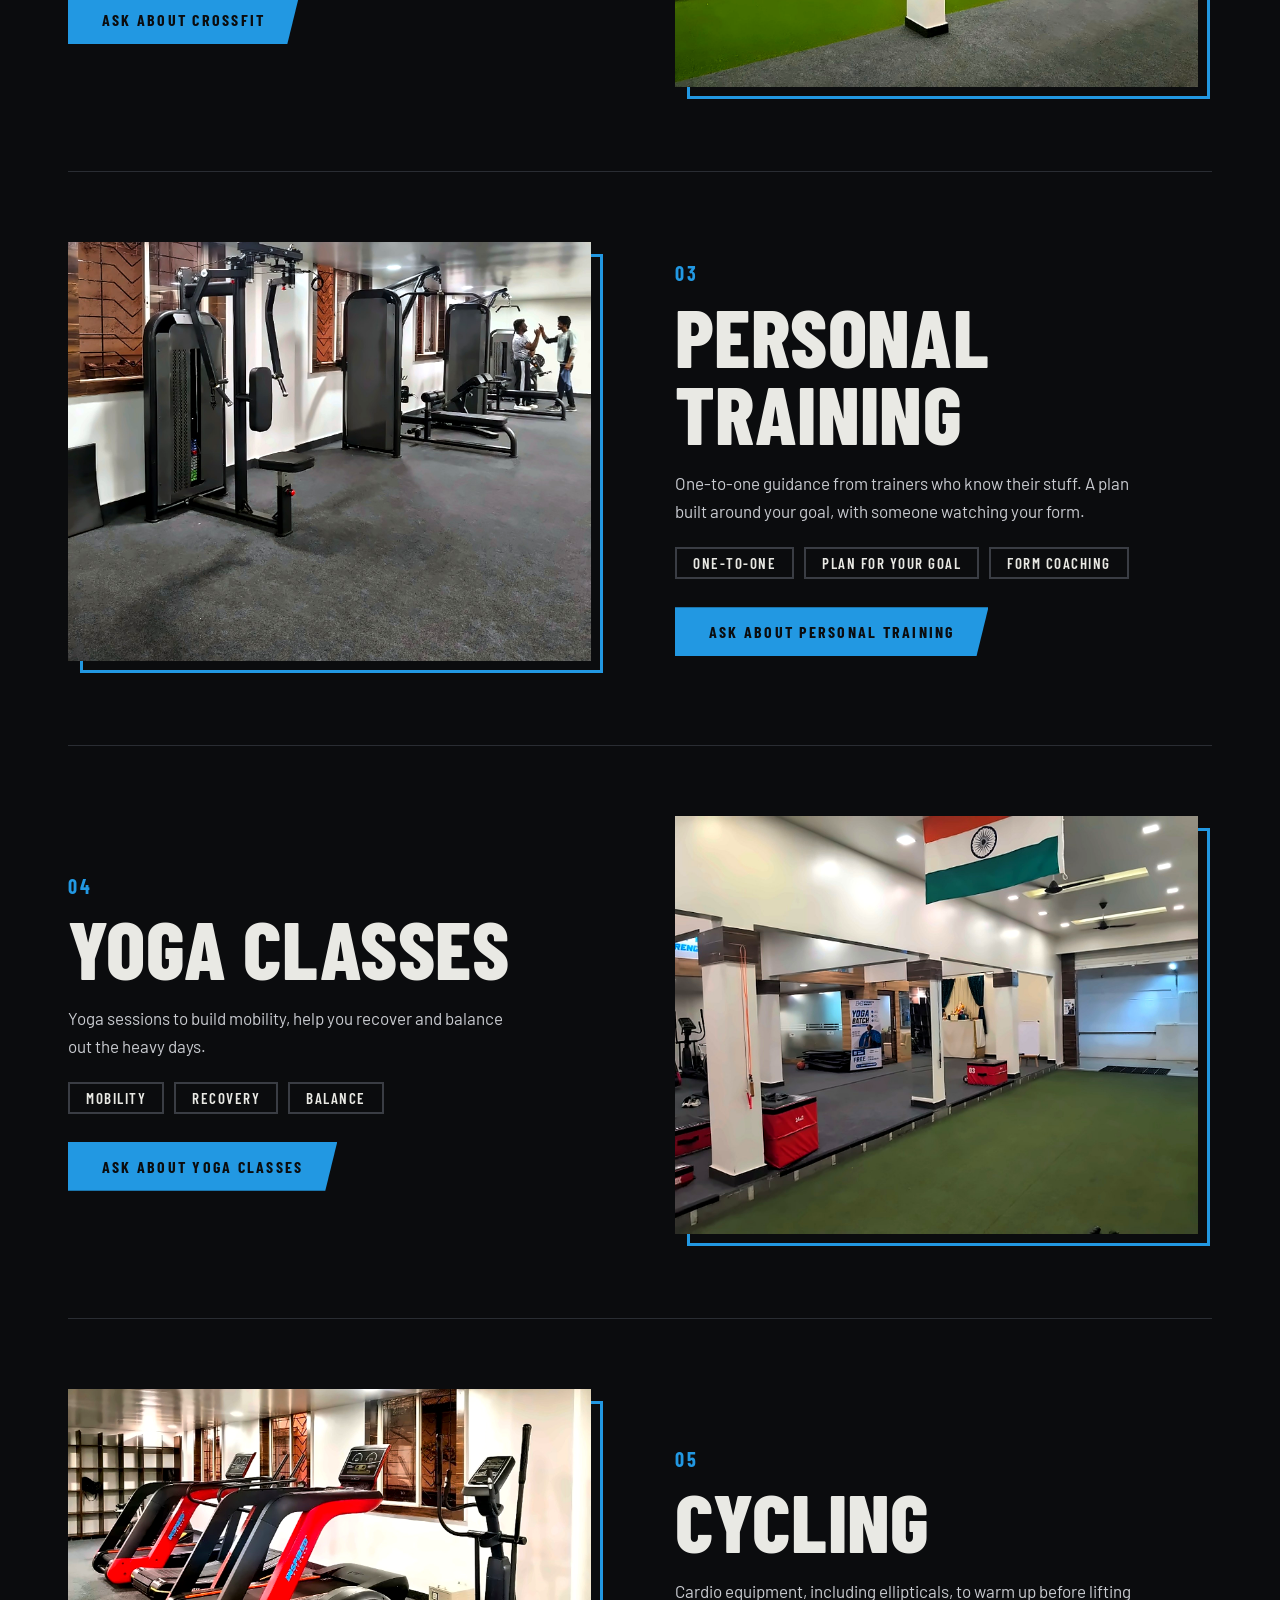
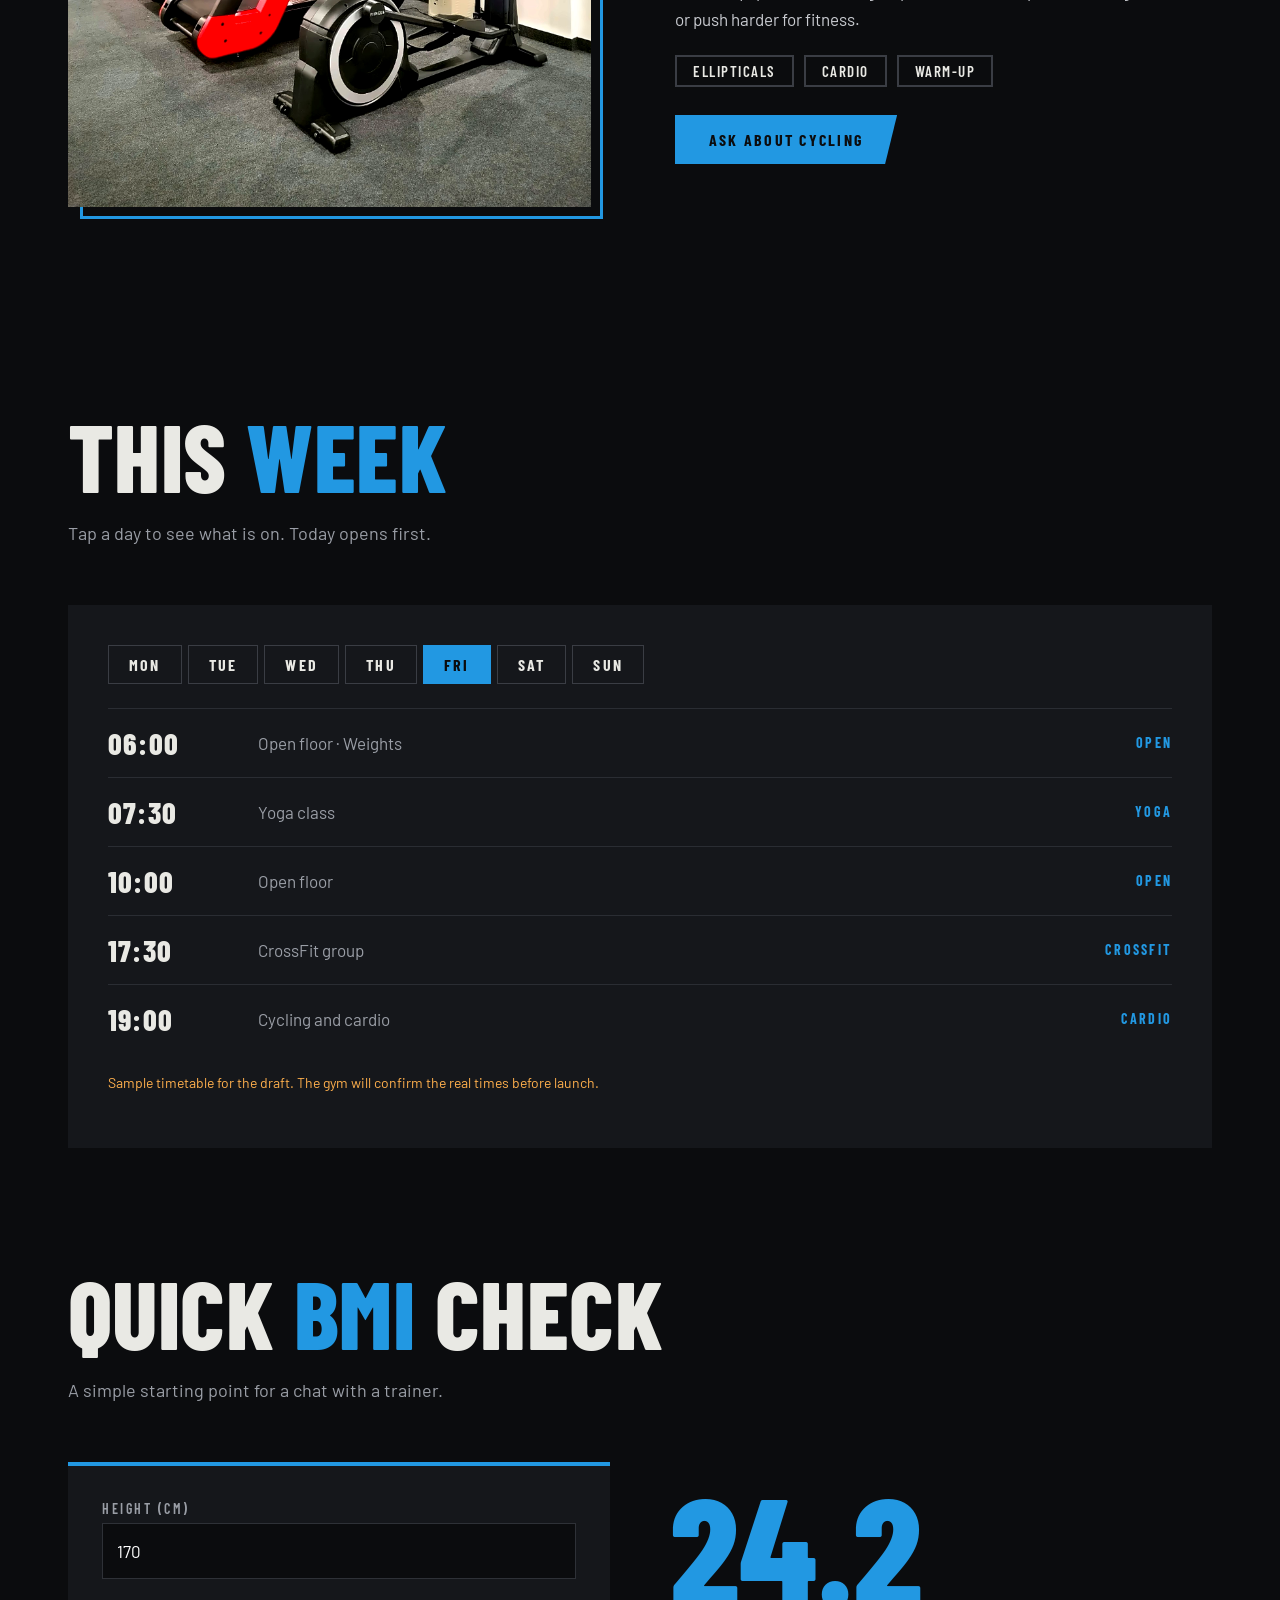
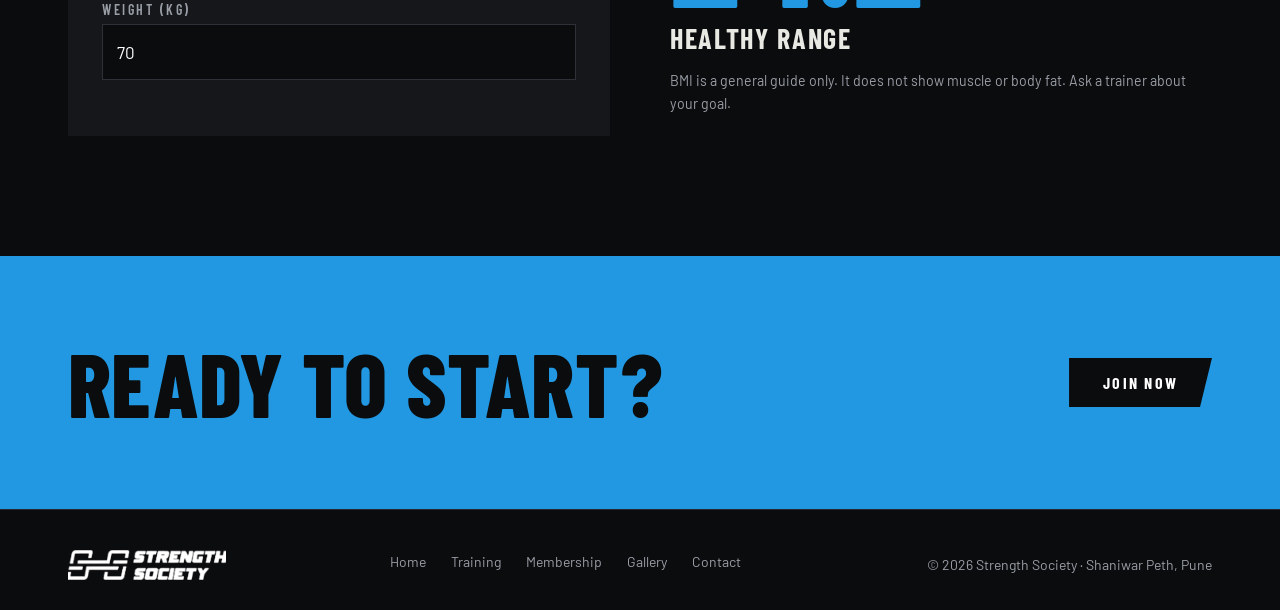
<file: training.html>
<!DOCTYPE html>
<html lang="en"><head><meta charset="utf-8">
<meta name="theme-color" content="#0B0C0E">
<meta name="viewport" content="width=device-width, initial-scale=1, viewport-fit=cover">
<title>Training | Strength Society, Pune</title>
<meta name="description" content="Weight training, CrossFit, personal training, yoga and cycling at Strength Society in Shaniwar Peth, Pune.">
<link href="https://fonts.googleapis.com/css2?family=Barlow+Condensed:wght@600;700;800&family=Barlow:wght@400;500;600&display=swap" rel="stylesheet">
<script>document.documentElement.className="js"</script>
<link rel="stylesheet" href="style.css">
</head><body>
<div id="pgp"></div>
<header id="hd"><div class="w"><a class="logo" href="index.html"><img src="img/logo.png" alt="Strength Society" height="36"></a>
<nav id="nv"><a href="index.html">Home</a><a href="training.html" aria-current="page">Training</a><a href="membership.html">Membership</a><a href="gallery.html">Gallery</a><a href="contact.html">Contact</a></nav>
<a class="bt sm" href="contact.html#join">Join now</a><button class="mn" id="mn" aria-label="Menu"><i></i><i></i></button></div></header>
<main>
<div class="ph"><div class="pb" style="background-image:url(img/rack.jpg)"></div><div class="w"><span class="crumb">Training</span><h1>Ways to <em>train</em></h1><p>Five ways to work out under one roof. Start with one, mix them as you grow.</p></div></div>
<section style="padding-top:60px"><div class="w">
<div class="tb rv" id="p1"><div class="im"><div class="ii"><img src="img/rack.jpg" alt="Weight training at Strength Society"></div></div><div><span class="n">01</span><h2>Weight training</h2><p>Racks, benches, free weights and strength machines on a spacious floor. Build strength and muscle at your own pace.</p><ul class="chips"><li>Racks and benches</li><li>Free weights</li><li>Strength machines</li><li>Lifting platform</li></ul><a class="bt" href="contact.html#join">Ask about weight training</a></div></div>
<div class="tb rv fl" id="p2"><div class="im"><div class="ii"><img src="img/turf1.jpg" alt="CrossFit at Strength Society"></div></div><div><span class="n">02</span><h2>CrossFit</h2><p>Open turf and plyo boxes for functional, high-energy training. Move, lift and push with the people around you.</p><ul class="chips"><li>Open turf</li><li>Plyo boxes</li><li>Group energy</li></ul><a class="bt" href="contact.html#join">Ask about crossfit</a></div></div>
<div class="tb rv" id="p3"><div class="im"><div class="ii"><img src="img/mach.jpg" alt="Personal training at Strength Society"></div></div><div><span class="n">03</span><h2>Personal training</h2><p>One-to-one guidance from trainers who know their stuff. A plan built around your goal, with someone watching your form.</p><ul class="chips"><li>One-to-one</li><li>Plan for your goal</li><li>Form coaching</li></ul><a class="bt" href="contact.html#join">Ask about personal training</a></div></div>
<div class="tb rv fl" id="p4"><div class="im"><div class="ii"><img src="img/wide.jpg" alt="Yoga classes at Strength Society"></div></div><div><span class="n">04</span><h2>Yoga classes</h2><p>Yoga sessions to build mobility, help you recover and balance out the heavy days.</p><ul class="chips"><li>Mobility</li><li>Recovery</li><li>Balance</li></ul><a class="bt" href="contact.html#join">Ask about yoga classes</a></div></div>
<div class="tb rv" id="p5"><div class="im"><div class="ii"><img src="img/ell.jpg" alt="Cycling at Strength Society"></div></div><div><span class="n">05</span><h2>Cycling</h2><p>Cardio equipment, including ellipticals, to warm up before lifting or push harder for fitness.</p><ul class="chips"><li>Ellipticals</li><li>Cardio</li><li>Warm-up</li></ul><a class="bt" href="contact.html#join">Ask about cycling</a></div></div>
</div></section>

<section class="sec-t" id="timetable"><div class="w"><div class="sh rv"><h2>This <em>week</em></h2><p>Tap a day to see what is on. Today opens first.</p></div>
<div class="tt rv" id="tt"><div class="tabs" role="tablist"></div><div class="tl"></div><p class="ttn">Sample timetable for the draft. The gym will confirm the real times before launch.</p></div></div></section>

<section class="sec-t" id="bmi-s"><div class="w"><div class="sh rv"><h2>Quick <em>BMI</em> check</h2><p>A simple starting point for a chat with a trainer.</p></div>
<div class="bmi rv" id="bmi"><div class="f"><label for="bh">Height (cm)</label><input id="bh" type="number" inputmode="numeric" value="170" min="100" max="230"><label for="bw">Weight (kg)</label><input id="bw" type="number" inputmode="numeric" value="70" min="20" max="250"></div>
<div><div class="rs" id="bo">--</div><div class="rl" id="bl"></div><small>BMI is a general guide only. It does not show muscle or body fat. Ask a trainer about your goal.</small></div></div></div></section>

<div class="cb"><div class="w"><h2>Ready to start?</h2><a class="bt" href="contact.html#join">Join now</a></div></div>
</main>
<footer><div class="w"><img src="img/logo.png" alt="Strength Society"><span><a href="index.html" style="display:inline-block;margin:0 22px 6px 0;text-decoration:none">Home</a> <a href="training.html" style="display:inline-block;margin:0 22px 6px 0;text-decoration:none">Training</a> <a href="membership.html" style="display:inline-block;margin:0 22px 6px 0;text-decoration:none">Membership</a> <a href="gallery.html" style="display:inline-block;margin:0 22px 6px 0;text-decoration:none">Gallery</a> <a href="contact.html" style="display:inline-block;margin:0 22px 6px 0;text-decoration:none">Contact</a></span><span>© 2026 Strength Society · Shaniwar Peth, Pune</span></div></footer>
<div class="mb"><a id="mdir" target="_blank" rel="noopener">Directions</a><a href="contact.html#join">Join now</a></div>
<a class="bt fj" id="fj" href="contact.html#join">Join now</a>
<div class="dr" id="dr">Draft preview</div>
<script src="app.js"></script>
</body></html>
</file>
<file: style.css>
:root{--bk:#0B0C0E;--gr:#15171B;--gr2:#1F2227;--bone:#F1F1EC;--bl:#2298E2;--tx:#E9E9E4;--mute:#9A9EA6;color-scheme:dark;box-sizing:border-box}
html{scroll-behavior:smooth;scroll-padding-top:76px}
*{box-sizing:border-box}
body{margin:0;background:var(--bk);color:var(--tx);font:400 17px/1.65 Barlow,system-ui,sans-serif;-webkit-font-smoothing:antialiased}
h1,h2,h3{font-family:"Barlow Condensed",Impact,sans-serif;font-weight:800;text-transform:uppercase;margin:0;line-height:.95;letter-spacing:.005em}
a{color:inherit}button,select,input{font:inherit;color:inherit}button{cursor:pointer}img{display:block;max-width:100%}
:focus-visible{outline:2px solid var(--bl);outline-offset:3px}
.w{max-width:1200px;margin:0 auto;padding:0 28px}
#hd{position:fixed;top:0;left:0;right:0;z-index:20;transition:background .3s;padding-top:env(safe-area-inset-top,0px)}
.sc #hd,.open #hd{background:rgba(11,12,14,.96);box-shadow:0 1px 0 #25282E}
#hd .w{display:flex;align-items:center;gap:32px;height:76px}
.logo{margin-right:auto;display:block}.logo img{height:36px;width:auto}
nav{display:flex;gap:30px}nav a{font:600 15px "Barlow Condensed",sans-serif;letter-spacing:.16em;text-transform:uppercase;text-decoration:none;padding:6px 0;border-bottom:2px solid transparent}nav a:hover{border-color:var(--bl)}
.bt{display:inline-block;background:var(--bl);color:#0B0C0E;padding:15px 34px;font:700 16px "Barlow Condensed",sans-serif;letter-spacing:.14em;text-transform:uppercase;text-decoration:none;border:0;transition:.25s;clip-path:polygon(0 0,100% 0,calc(100% - 12px) 100%,0 100%)}
.bt:hover{background:#fff;padding-right:42px}.bt.sm{padding:11px 26px;font-size:14px}
.ln{font:600 15px "Barlow Condensed",sans-serif;letter-spacing:.16em;text-transform:uppercase;text-decoration:none;border-bottom:2px solid var(--bl);padding-bottom:3px}
.mn{display:none;background:none;border:0;width:38px;height:38px;position:relative}.mn i{position:absolute;left:7px;right:7px;height:2px;background:#fff;transition:.3s}.mn i:first-child{top:14px}.mn i:last-child{top:22px}
.open .mn i:first-child{top:18px;transform:rotate(45deg)}.open .mn i:last-child{top:18px;transform:rotate(-45deg)}
/* hero */
.hero{position:relative;min-height:min(100svh,860px);padding:130px 0 70px;display:flex;flex-direction:column;justify-content:center;overflow:hidden}
.hb{position:absolute;inset:0;will-change:transform}.hb img{position:absolute;left:-4%;top:-4%;width:108%;height:108%;object-fit:cover;opacity:0;transition:opacity 1.6s ease}.hb img.on{opacity:.5;animation:kb 9s ease-out both}@keyframes kb{from{transform:scale(1.04)}to{transform:scale(1.15)}}
.hero:after{content:"";position:absolute;inset:0;background:linear-gradient(180deg,rgba(11,12,14,.5),var(--bk) 98%)}
.hero .w{position:relative;z-index:2}
.hero h1{font-size:clamp(66px,13.4vw,196px);line-height:.84;letter-spacing:-.005em}
.hero h1 span{display:block;overflow:hidden;padding-top:.04em}.hero h1 span i{display:block;font-style:normal;animation:up 1s cubic-bezier(.2,.7,.2,1) both}
.hero h1 span:nth-child(2) i{color:var(--bl);animation-delay:.12s}
@keyframes up{from{transform:translateY(105%)}}
.hero p{max-width:40ch;font-size:20px;color:#C9CBD0;margin:30px 0 34px;animation:fd .9s .45s both}
.cta{display:flex;gap:30px;align-items:center;flex-wrap:wrap;animation:fd .9s .6s both}
@keyframes fd{from{opacity:0;transform:translateY(14px)}}
.facts{display:flex;gap:44px;flex-wrap:wrap;margin-top:56px;padding-top:26px;border-top:1px solid #2A2D33;animation:fd .9s .8s both}
.facts b{display:block;font:800 36px/1 "Barlow Condensed",sans-serif;letter-spacing:.02em}.facts b em{font-style:normal;color:var(--bl)}.facts span{font-size:14px;color:var(--mute);letter-spacing:.04em}
/* photo strip */
.strip{overflow:hidden;background:var(--bk);padding:6px 0}
.strip div{display:flex;gap:8px;width:max-content;animation:mq 70s linear infinite}.strip:hover div{animation-play-state:paused}
.strip img{height:200px;width:auto;max-width:none;transition:transform .4s}.strip img:hover{transform:scale(1.06);position:relative;z-index:2}.strip .rev{animation-direction:reverse;margin-top:8px}
@keyframes mq{to{transform:translateX(-50%)}}
/* sections */
section{padding:120px 0}
.sh{margin-bottom:56px}
.sh h2{font-size:clamp(48px,7.4vw,104px)}.sh p{color:var(--mute);max-width:44ch;margin:18px 0 0;font-size:18px}
.sh h2 em{font-style:normal;color:var(--bl)}
/* programs */
.pg{display:grid;grid-template-columns:1.25fr .75fr;gap:70px;align-items:start}
.row{display:grid;grid-template-columns:64px 1fr;gap:0 18px;padding:26px 0;border-top:1px solid #2A2D33;cursor:pointer;position:relative;transition:padding .3s}
.row:last-child{border-bottom:1px solid #2A2D33}
.row .n{font:700 20px "Barlow Condensed",sans-serif;color:var(--bl);letter-spacing:.1em;padding-top:12px}
.row h3{font-size:clamp(38px,5vw,66px);transition:color .3s,transform .3s}.row p{margin:8px 0 0;color:var(--mute);max-width:44ch;font-size:17px}
.row:hover h3,.row.on h3{color:var(--bl);transform:translateX(8px)}
.row .th{display:none}
.pv{position:sticky;top:110px;aspect-ratio:4/4.6;background:var(--gr);overflow:hidden}
.pv:before{content:"";position:absolute;inset:0;border:3px solid var(--bl);transform:translate(14px,14px);z-index:-1}
.pv img{position:absolute;inset:0;width:100%;height:100%;object-fit:cover;opacity:0;transition:opacity .6s,transform 1.2s;transform:scale(1.06)}.pv img.on{opacity:1;transform:none}
.pvw{position:relative;z-index:0;padding:0 14px 14px 0}
/* reviews */
.rvw{background:var(--bl);color:#0B0C0E}
.rvw .sh p{color:#0B0C0E;opacity:.75}
.rg{display:grid;grid-template-columns:.7fr 1.3fr;gap:80px;align-items:start}
.big{font:800 clamp(130px,22vw,300px)/.8 "Barlow Condensed",sans-serif}.stars{font-size:26px;letter-spacing:6px;margin:14px 0 4px}
.rg small{font:600 17px "Barlow Condensed",sans-serif;letter-spacing:.14em;text-transform:uppercase}
.q{padding-bottom:34px;margin-bottom:34px;border-bottom:2px solid rgba(11,12,14,.25)}.q:last-of-type{border:0;margin-bottom:10px}
.q p{font:700 clamp(24px,2.6vw,34px)/1.2 "Barlow Condensed",sans-serif;margin:0 0 12px}.q b{font:600 15px "Barlow Condensed",sans-serif;letter-spacing:.16em;text-transform:uppercase}
.tg{display:flex;flex-wrap:wrap;gap:10px;margin-top:30px}.tg span{border:2px solid #0B0C0E;padding:5px 16px;font:600 15px "Barlow Condensed",sans-serif;letter-spacing:.1em;text-transform:uppercase}.tg span b{background:#0B0C0E;color:var(--bl);padding:0 7px;margin-left:8px}
.ex{font-size:13px;opacity:.7;margin-top:14px}
/* plans */
.bone{background:var(--bone);color:#0B0C0E}.bone .sh p{color:#55585F}
.pl{display:grid;grid-template-columns:1.2fr 1fr;gap:26px;max-width:980px}
.pc{background:#fff;padding:38px;border:2px solid #0B0C0E;position:relative}.pc.hi{background:#0B0C0E;color:#fff;border-color:#0B0C0E}
.pc h3{font-size:34px;margin-bottom:6px}.pc .pr{font:800 64px/1 "Barlow Condensed",sans-serif;color:var(--bl);margin:12px 0 4px}.pc .pr small{font-size:22px;color:inherit;opacity:.7;font-weight:600}
.pc ul{list-style:none;padding:0;margin:22px 0 28px}.pc li{padding:9px 0 9px 30px;border-top:1px solid rgba(128,128,128,.3);position:relative}.pc li:before{content:"";position:absolute;left:0;top:17px;width:16px;height:9px;border-left:3px solid var(--bl);border-bottom:3px solid var(--bl);transform:rotate(-45deg) scale(.8)}
.pc .ask{font:700 40px/1 "Barlow Condensed",sans-serif;text-transform:uppercase;margin:12px 0 4px}
.nt{margin-top:24px;color:#55585F;font-size:14px}
/* join */
.jn{display:grid;grid-template-columns:.9fr 1.1fr;gap:80px;align-items:start}
.jn h2{font-size:clamp(54px,8vw,120px)}.jn p{color:var(--mute);max-width:36ch;margin:20px 0 0}
form{background:var(--gr);padding:38px;border-top:4px solid var(--bl)}
label{display:block;font:600 14px "Barlow Condensed",sans-serif;letter-spacing:.18em;text-transform:uppercase;color:var(--mute);margin:0 0 6px}
input,select{width:100%;background:var(--bk);border:1px solid #2E3137;border-radius:0;padding:13px 14px;margin-bottom:22px;color:#fff;color-scheme:dark}
input:focus,select:focus{border-color:var(--bl);outline:0}
#msg{margin:16px 0 0;min-height:24px;color:#FFB04D;font-size:15px}
/* visit */
.vs{display:grid;grid-template-columns:.85fr 1.15fr;gap:70px;align-items:start}
.vs address{font-style:normal;color:#C9CBD0;margin:0 0 22px;font-size:19px;line-height:1.5}.vs address b{color:#fff}
.hrs{border-top:1px solid #2A2D33;padding:16px 0;color:var(--mute);margin-bottom:26px}
.map{height:440px;background:var(--gr);display:grid;place-items:center}.mc{text-align:center;padding:30px;display:flex;flex-direction:column;gap:16px;align-items:center}.mc b{font:800 38px "Barlow Condensed",sans-serif;text-transform:uppercase}.mc span{color:var(--mute)}.mc button.ln{background:none;border:0;border-bottom:2px solid var(--bl);color:inherit;padding:0 0 3px}.map iframe{width:100%;height:100%;border:0;filter:grayscale(1) invert(.92) contrast(.9)}
footer{padding:40px 0 30px;border-top:1px solid #25282E;color:var(--mute);font-size:14px}
footer .w{display:flex;justify-content:space-between;gap:20px;flex-wrap:wrap;align-items:center}footer img{height:30px}
.dr{position:fixed;left:14px;bottom:14px;z-index:30;background:#FFB04D;color:#0B0C0E;font:700 12px "Barlow Condensed",sans-serif;letter-spacing:.14em;text-transform:uppercase;padding:5px 12px}
.bd{background:var(--bl);color:#0B0C0E;overflow:hidden;padding:14px 0;transform:rotate(-1.5deg);margin:56px -20px 10px}.bd div{display:flex;gap:40px;width:max-content;animation:mq 32s linear infinite;font:800 40px/1 "Barlow Condensed",sans-serif;text-transform:uppercase;white-space:nowrap}.bd i{font-style:normal;opacity:.45}
.fj{position:fixed;right:24px;bottom:24px;z-index:12;transform:translateY(120px);opacity:0;transition:.4s;box-shadow:0 8px 24px rgba(0,0,0,.4)}.fj.show{transform:none;opacity:1}
.js .row.rv{transform:translateX(-34px)}.js .row.rv.in{transform:none}
@media(max-width:640px){.fj{display:none}}
.mb{display:none}
.js .rv{opacity:0;transform:translateY(28px);transition:opacity .9s,transform .9s}.js .rv.in{opacity:1;transform:none}
@media(max-width:980px){.pg,.rg,.jn,.vs{grid-template-columns:1fr;gap:50px}.pvw{display:none}.row .th{display:block;grid-column:2;width:100%;max-width:340px;aspect-ratio:16/9;object-fit:cover;margin-top:14px}.pl{grid-template-columns:1fr}section{padding:84px 0}.big{font-size:clamp(130px,38vw,240px)}}
@media(max-width:860px){nav{position:fixed;inset:0;background:var(--bk);flex-direction:column;justify-content:center;gap:20px;padding:80px 30px;display:none}.open nav{display:flex}nav a{font:800 54px "Barlow Condensed",sans-serif;letter-spacing:.02em}.mn{display:block;z-index:3}#hd .bt{display:none}.open .logo{position:relative;z-index:3}.open{overflow:hidden}}
@media(max-width:640px){.w{padding:0 22px}.facts{gap:26px}.strip img{height:170px}.row{grid-template-columns:44px 1fr}form,.pc{padding:26px}.hero{padding-top:110px}
.mb{display:flex;position:fixed;left:0;right:0;bottom:0;z-index:15;background:var(--bk);border-top:1px solid #2A2D33;padding:10px 14px calc(10px + env(safe-area-inset-bottom,0px));gap:10px}.mb a{flex:1;text-align:center;padding:14px 8px;font:700 15px "Barlow Condensed",sans-serif;letter-spacing:.14em;text-transform:uppercase;text-decoration:none;border:1px solid #3A3D44}.mb a+a{background:var(--bl);color:#0B0C0E;border-color:var(--bl)}body{padding-bottom:70px}.dr{bottom:76px}}
@media(prefers-reduced-motion:reduce){*{animation:none!important;transition:none!important}}

/* ===== multi-page additions ===== */
@keyframes pgin{from{opacity:0}to{opacity:1}}
body{animation:pgin .5s ease both}
#pgp{position:fixed;top:0;left:0;height:3px;width:0;background:var(--bl);z-index:40;transition:width .1s linear}
nav a[aria-current=page]{border-color:var(--bl);color:#fff}
.hb img.on{opacity:.78}
.hero:after{background:linear-gradient(180deg,rgba(11,12,14,.35),rgba(11,12,14,.15) 45%,var(--bk) 98%),linear-gradient(90deg,rgba(11,12,14,.55),rgba(11,12,14,0) 70%)}
.hb{filter:saturate(1.18) contrast(1.05)}
.hero h1,.hero p{text-shadow:0 2px 24px rgba(0,0,0,.55)}
.strip img{filter:saturate(1.12)}
/* page header (inner pages) */
.ph{position:relative;padding:170px 0 90px;overflow:hidden;min-height:min(70svh,560px);display:flex;align-items:flex-end}
.ph .pb{position:absolute;inset:0;background-size:cover;background-position:center;opacity:.8;filter:saturate(1.2) contrast(1.05);transform:scale(1.06);animation:kb 14s ease-out both}
.ph:after{content:"";position:absolute;inset:0;background:linear-gradient(180deg,rgba(11,12,14,.5),rgba(11,12,14,.25) 40%,var(--bk) 100%),linear-gradient(90deg,rgba(11,12,14,.6),transparent 75%)}
.ph .w{position:relative;z-index:2;width:100%}
.ph .crumb{font:600 15px "Barlow Condensed",sans-serif;letter-spacing:.2em;text-transform:uppercase;color:var(--bl);margin-bottom:14px;display:block}
.ph h1{font-size:clamp(64px,11vw,170px);line-height:.86}
.ph h1 em{font-style:normal;color:var(--bl)}
.ph p{max-width:46ch;font-size:20px;color:#D5D7DC;margin:22px 0 0;text-shadow:0 2px 20px rgba(0,0,0,.5)}
/* quiz */
.qz{background:var(--gr);border-top:4px solid var(--bl);padding:44px;max-width:860px}
.qz .st{font:600 14px "Barlow Condensed",sans-serif;letter-spacing:.2em;text-transform:uppercase;color:var(--mute);margin-bottom:10px}
.qz h3{font-size:clamp(34px,4.6vw,56px);margin-bottom:26px}
.qo{display:grid;grid-template-columns:repeat(auto-fit,minmax(200px,1fr));gap:12px}
.qo button{background:var(--bk);border:1px solid #2E3137;padding:18px 20px;text-align:left;font:700 22px/1.1 "Barlow Condensed",sans-serif;text-transform:uppercase;letter-spacing:.04em;transition:.2s}
.qo button:hover,.qo button:focus-visible{border-color:var(--bl);background:#12151A;transform:translateY(-3px)}
.qbar{height:4px;background:#2A2D33;margin-bottom:28px}.qbar i{display:block;height:100%;background:var(--bl);width:0;transition:width .4s}
.qres{display:grid;grid-template-columns:1fr 1fr;gap:34px;align-items:center}
.qres img{width:100%;aspect-ratio:4/3;object-fit:cover;filter:saturate(1.2)}
.qres p{color:var(--mute);margin:12px 0 22px}
.qre{background:none;border:0;border-bottom:2px solid var(--bl);color:inherit;font:600 15px "Barlow Condensed",sans-serif;letter-spacing:.16em;text-transform:uppercase;padding:0 0 3px;margin-left:22px}
/* cta band */
.cb{background:var(--bl);color:#0B0C0E;padding:84px 0}
.cb .w{display:flex;justify-content:space-between;align-items:center;gap:30px;flex-wrap:wrap}
.cb h2{font-size:clamp(48px,7vw,100px)}
.cb .bt{background:#0B0C0E;color:#fff}.cb .bt:hover{background:#fff;color:#0B0C0E}
/* training blocks */
.tb{display:grid;grid-template-columns:1fr 1fr;gap:70px;align-items:center;padding:70px 0}
.tb+.tb{border-top:1px solid #2A2D33}
.tb.fl .im{order:2}
.tb .im{position:relative;aspect-ratio:5/4;overflow:hidden;background:var(--gr)}
.tb .im img{width:100%;height:100%;object-fit:cover;filter:saturate(1.2) contrast(1.05);transition:transform 1.2s}
.tb .im:hover img{transform:scale(1.07)}
.tb .im:before{content:"";position:absolute;inset:0;border:3px solid var(--bl);transform:translate(12px,12px);z-index:-1}
.tb .im{outline:0;margin:0 14px 14px 0;overflow:visible}.tb .im img{position:relative;z-index:1}
.tb .n{font:700 20px "Barlow Condensed",sans-serif;color:var(--bl);letter-spacing:.14em}
.tb h2{font-size:clamp(52px,6.4vw,92px);margin:8px 0 16px}
.tb p{color:#C9CBD0;max-width:46ch}
.chips{display:flex;flex-wrap:wrap;gap:10px;margin:22px 0 28px;padding:0;list-style:none}
.chips li{border:2px solid #3A3D44;padding:5px 16px;font:600 15px "Barlow Condensed",sans-serif;letter-spacing:.1em;text-transform:uppercase}
/* timetable */
.tt{background:var(--gr);padding:40px}
.tabs{display:flex;gap:6px;flex-wrap:wrap;margin-bottom:24px}
.tabs button{background:transparent;border:1px solid #3A3D44;padding:9px 20px;font:700 16px "Barlow Condensed",sans-serif;letter-spacing:.14em;text-transform:uppercase}
.tabs button[aria-selected=true]{background:var(--bl);color:#0B0C0E;border-color:var(--bl)}
.slot{display:grid;grid-template-columns:130px 1fr auto;gap:20px;align-items:center;padding:16px 0;border-top:1px solid #2A2D33}
.slot b{font:800 30px "Barlow Condensed",sans-serif;letter-spacing:.04em}.slot span{color:var(--mute)}.slot em{font:700 14px "Barlow Condensed",sans-serif;letter-spacing:.16em;text-transform:uppercase;font-style:normal;color:var(--bl)}
.ttn{margin-top:18px;color:#FFB04D;font-size:14px}
/* bmi */
.bmi{display:grid;grid-template-columns:1fr 1fr;gap:60px;align-items:center}
.bmi .f{background:var(--gr);padding:34px;border-top:4px solid var(--bl)}
.bmi .rs{font:800 clamp(90px,12vw,170px)/.85 "Barlow Condensed",sans-serif;color:var(--bl)}
.bmi .rl{font:700 28px "Barlow Condensed",sans-serif;text-transform:uppercase;letter-spacing:.06em;margin-top:8px}
.bmi small{display:block;color:var(--mute);margin-top:14px}
/* plans extras */
.pc .pr{transition:transform .3s}.pc:hover .pr{transform:scale(1.04)}
.pc.hi:before{content:"Most popular";position:absolute;top:-14px;left:26px;background:var(--bl);color:#0B0C0E;font:800 14px "Barlow Condensed",sans-serif;letter-spacing:.16em;text-transform:uppercase;padding:3px 14px}
.cpd{display:grid;grid-template-columns:repeat(auto-fit,minmax(200px,1fr));gap:20px;margin-top:70px}
.cpd div{border:2px solid #0B0C0E;padding:26px;background:#fff}
.cpd b{display:block;font:800 clamp(48px,6vw,76px)/1 "Barlow Condensed",sans-serif;color:#0B0C0E}.cpd b em{font-style:normal;color:var(--bl)}.cpd span{color:#55585F;font-size:15px}
.cmp{width:100%;border-collapse:collapse;margin-top:60px;background:#fff;border:2px solid #0B0C0E}
.cmp th,.cmp td{padding:15px 22px;text-align:left;border-bottom:1px solid #E1E1DB}.cmp th{font:800 24px "Barlow Condensed",sans-serif;text-transform:uppercase;letter-spacing:.06em;background:#0B0C0E;color:#fff}
.cmp td:not(:first-child),.cmp th:not(:first-child){text-align:center}.cmp .y{color:var(--bl);font-weight:800;font-size:22px}.cmp .no{color:#B5B7BD}
.steps{display:grid;grid-template-columns:repeat(3,1fr);gap:0;border-top:1px solid #2A2D33}
.steps div{padding:34px 30px 34px 0;border-right:1px solid #2A2D33;padding-left:30px}.steps div:first-child{padding-left:0}.steps div:last-child{border-right:0}
.steps b{font:800 64px/1 "Barlow Condensed",sans-serif;color:var(--bl)}.steps h3{font-size:34px;margin:10px 0}.steps p{color:var(--mute);margin:0;max-width:30ch}
.faq details{border-top:1px solid #2A2D33;padding:22px 0}.faq details:last-child{border-bottom:1px solid #2A2D33}
.faq summary{cursor:pointer;list-style:none;font:800 clamp(28px,3.2vw,40px)/1.05 "Barlow Condensed",sans-serif;text-transform:uppercase;display:flex;justify-content:space-between;gap:20px}
.faq summary::-webkit-details-marker{display:none}.faq summary:after{content:"+";color:var(--bl);font-size:1.2em;transition:transform .3s}.faq details[open] summary:after{transform:rotate(45deg)}
.faq p{color:var(--mute);margin:14px 0 0;max-width:60ch}
/* gallery */
.fil{display:flex;flex-wrap:wrap;gap:8px;margin-bottom:34px}
.fil button{background:transparent;border:1px solid #3A3D44;padding:10px 24px;font:700 16px "Barlow Condensed",sans-serif;letter-spacing:.14em;text-transform:uppercase;transition:.2s}
.fil button:hover{border-color:var(--bl)}.fil button[aria-pressed=true]{background:var(--bl);color:#0B0C0E;border-color:var(--bl)}
.gl{columns:3;column-gap:14px}
.gl a{display:block;position:relative;margin:0 0 14px;overflow:hidden;break-inside:avoid;background:var(--gr);cursor:zoom-in}
.gl a[hidden]{display:none}
.gl img{width:100%;height:auto;transition:transform .8s,filter .4s;filter:saturate(1.2) contrast(1.04)}
.gl a:hover img{transform:scale(1.07);filter:saturate(1.35) contrast(1.08)}
.gl a span{position:absolute;left:0;bottom:0;right:0;padding:40px 18px 14px;background:linear-gradient(transparent,rgba(11,12,14,.85));font:700 18px "Barlow Condensed",sans-serif;letter-spacing:.14em;text-transform:uppercase;opacity:0;transform:translateY(10px);transition:.3s}
.gl a:hover span,.gl a:focus-visible span{opacity:1;transform:none}
.lb{position:fixed;inset:0;background:rgba(5,6,8,.94);z-index:60;display:none;align-items:center;justify-content:center;padding:30px}
.lb.on{display:flex}.lb img{max-width:min(1100px,100%);max-height:86vh;object-fit:contain;filter:saturate(1.2)}
.lb button{position:absolute;background:none;border:2px solid #444;color:#fff;width:52px;height:52px;font:700 26px sans-serif}
.lb button:hover{border-color:var(--bl);color:var(--bl)}.lb .x{top:20px;right:20px}.lb .pv2{left:20px;top:50%}.lb .nx{right:20px;top:50%}
.lb small{position:absolute;bottom:24px;left:0;right:0;text-align:center;color:var(--mute);letter-spacing:.14em;text-transform:uppercase;font:600 15px "Barlow Condensed",sans-serif}
/* contact */
.gr5{display:flex;gap:18px;align-items:center;border:1px solid #2A2D33;padding:20px 24px;margin-top:30px;max-width:420px}
.gr5 b{font:800 64px/1 "Barlow Condensed",sans-serif;color:var(--bl)}.gr5 span{display:block;color:var(--mute);font-size:14px}.gr5 .s{color:#FFB04D;letter-spacing:3px}
.ct{display:grid;grid-template-columns:1fr 1fr 1fr;gap:20px;margin-bottom:70px}
.ct a,.ct div{display:block;border:1px solid #2A2D33;padding:28px;text-decoration:none;transition:.25s;background:var(--gr)}.ct a:hover{border-color:var(--bl);transform:translateY(-4px)}
.ct small{font:600 14px "Barlow Condensed",sans-serif;letter-spacing:.2em;text-transform:uppercase;color:var(--mute)}.ct b{display:block;font:800 34px/1.05 "Barlow Condensed",sans-serif;text-transform:uppercase;margin-top:8px}
@media(max-width:980px){.tb,.bmi,.qres{grid-template-columns:1fr;gap:40px}.tb.fl .im{order:0}.steps{grid-template-columns:1fr}.steps div,.steps div:first-child{padding:26px 0;border-right:0;border-bottom:1px solid #2A2D33}.gl{columns:2}.ct{grid-template-columns:1fr}.slot{grid-template-columns:90px 1fr}.slot em{grid-column:2}.ph{padding:140px 0 60px}.qz{padding:28px}.tt{padding:24px}.cmp th,.cmp td{padding:12px 10px;font-size:14px}}
@media(max-width:560px){.gl{columns:1}.cpd{margin-top:50px}}
.tb .im{position:relative;isolation:isolate;margin:0 14px 14px 0;overflow:visible;aspect-ratio:auto;background:none}
.tb .im .ii{aspect-ratio:5/4;overflow:hidden;background:var(--gr)}
.tb .im:before{z-index:-1}
.row{text-decoration:none}
.sec-t{padding-top:0}
.lnk{margin-top:36px}
body{overflow-x:clip}
footer .w>span{max-width:100%}
.bdw{overflow:hidden;padding:30px 0}.bdw .bd{margin:26px -20px 10px}
</file>
